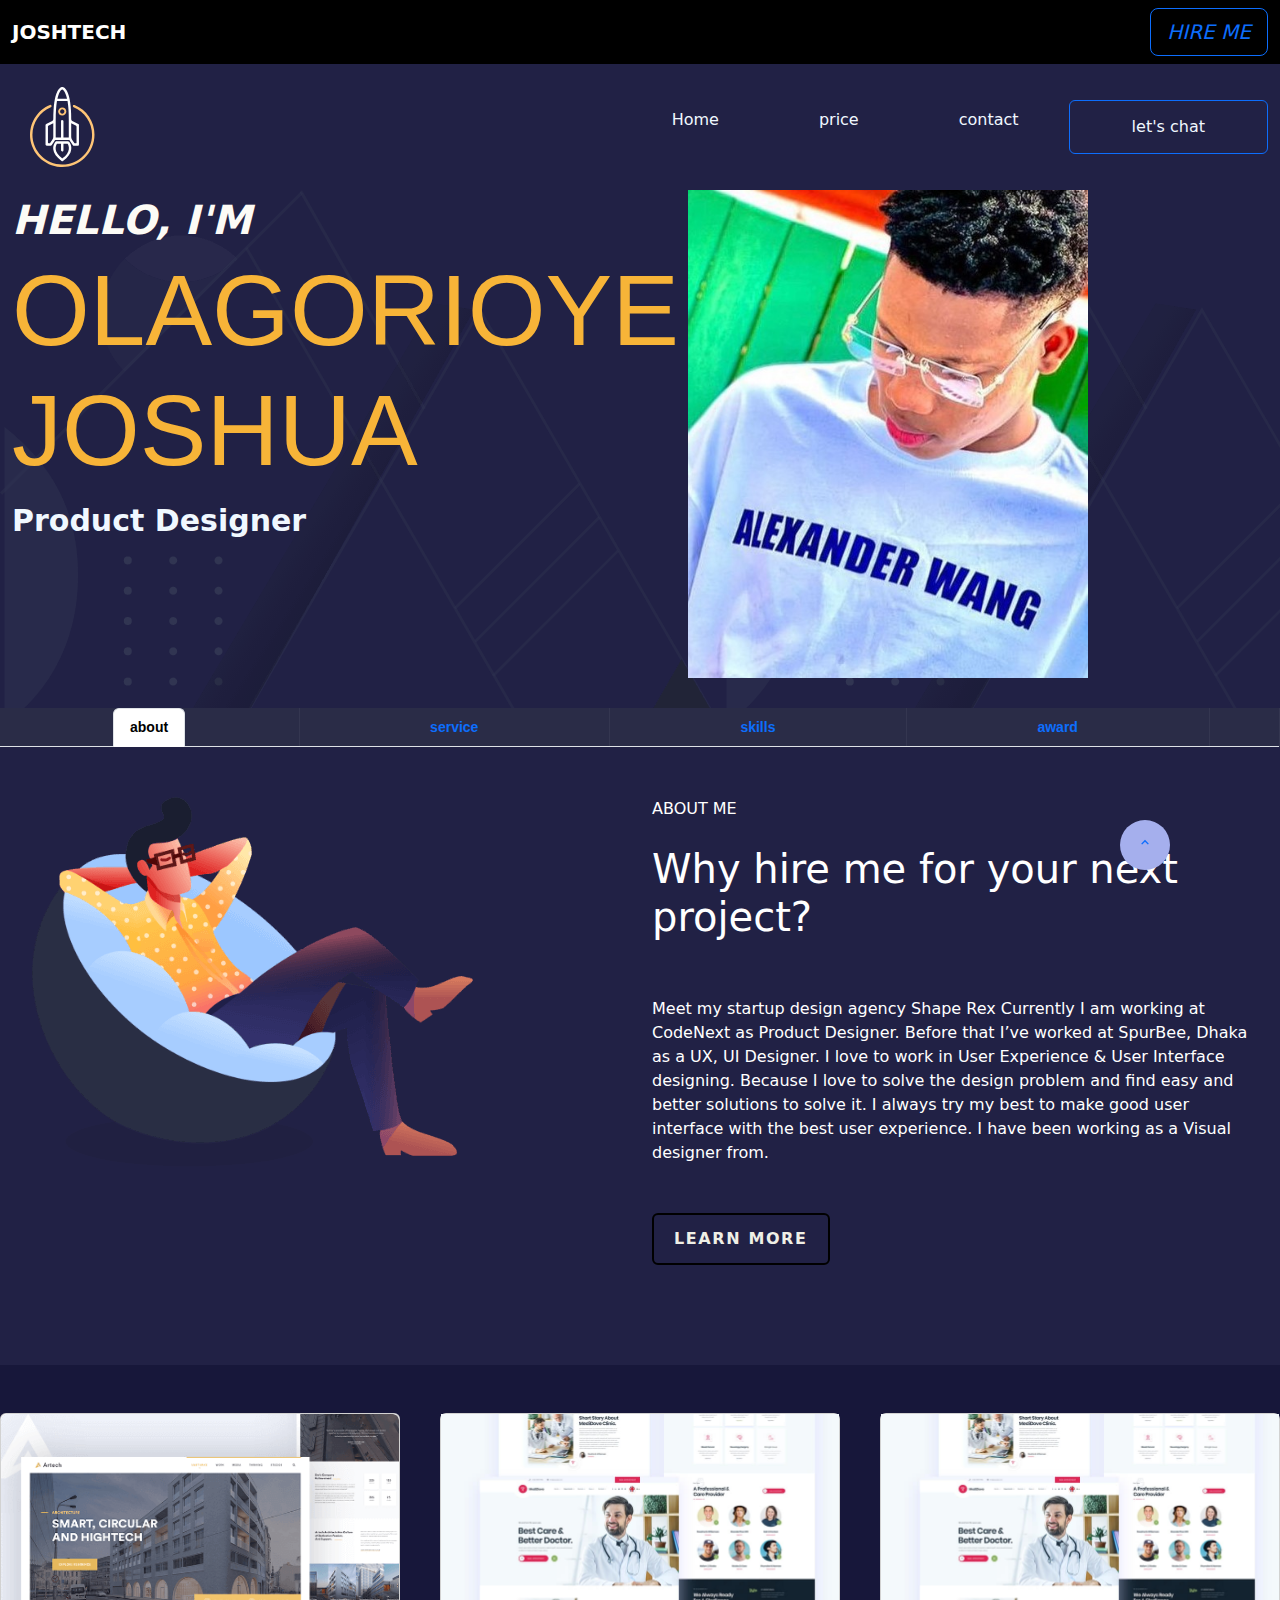
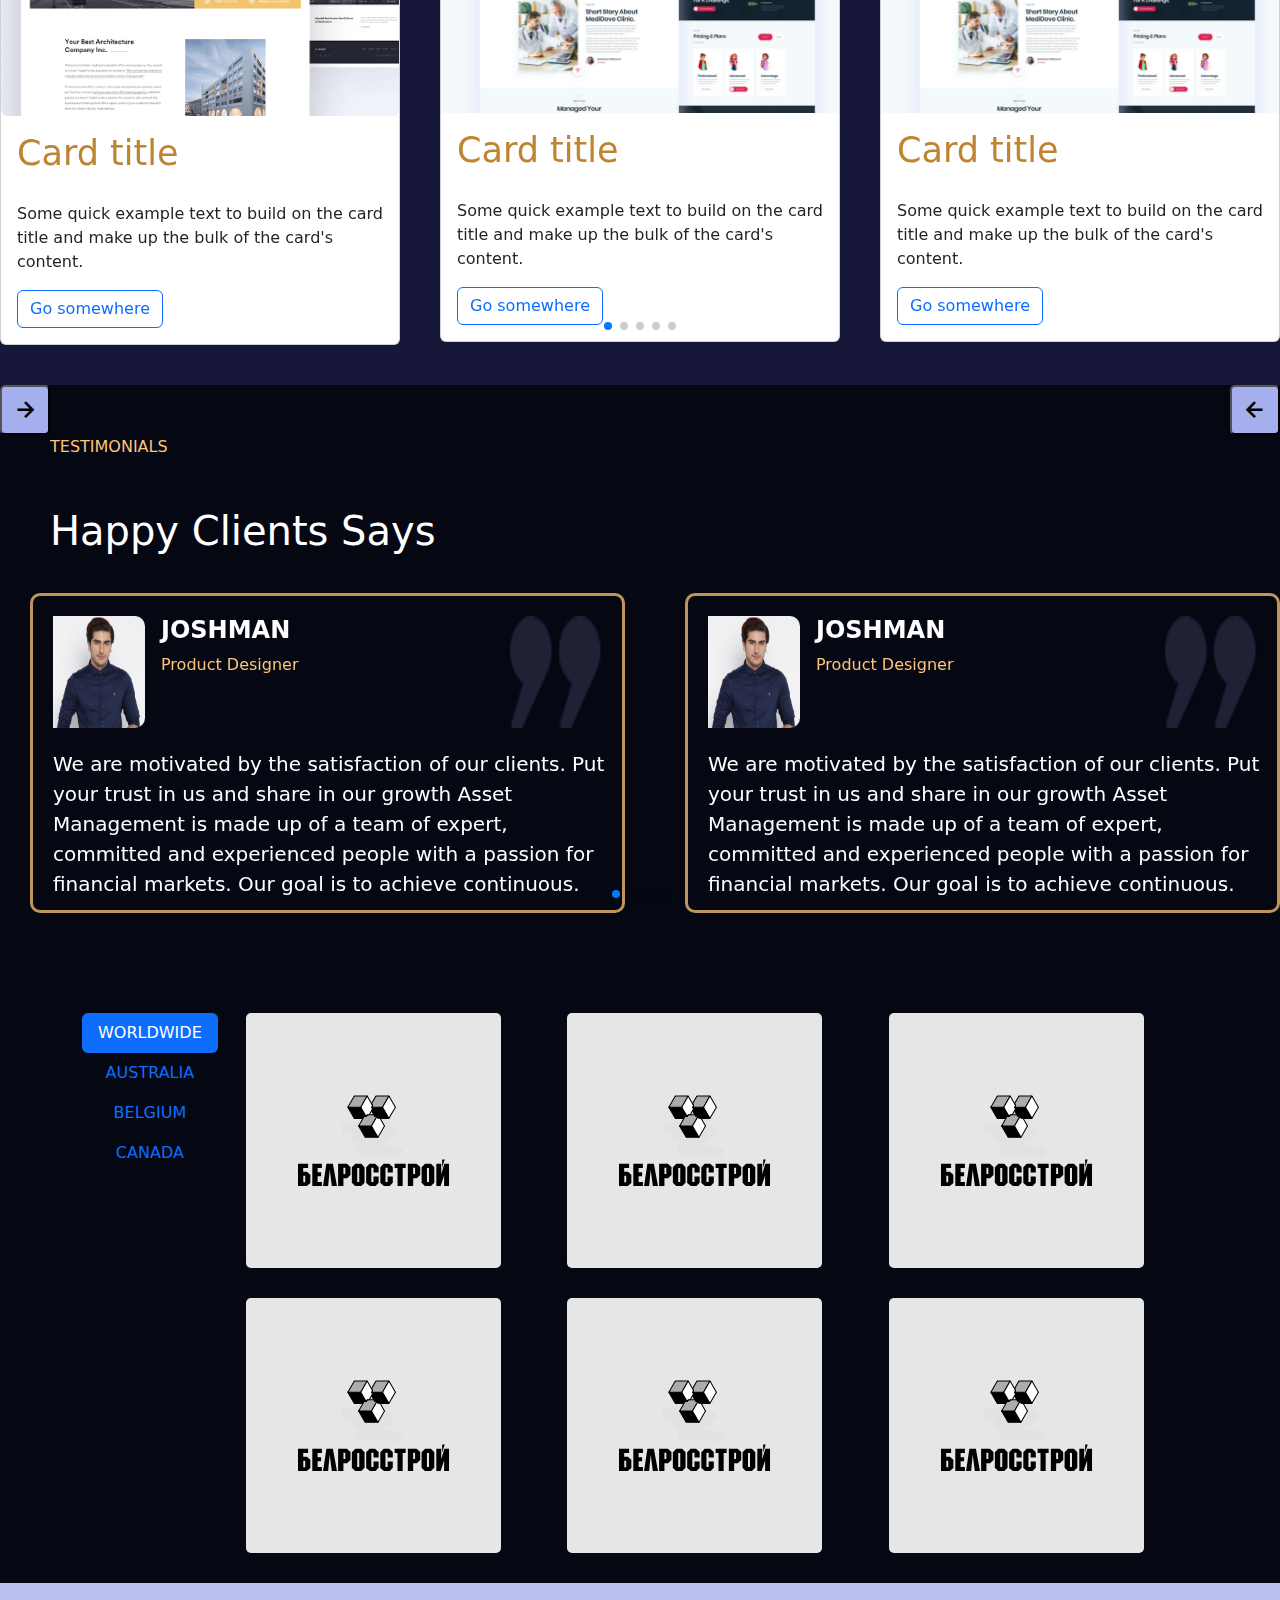
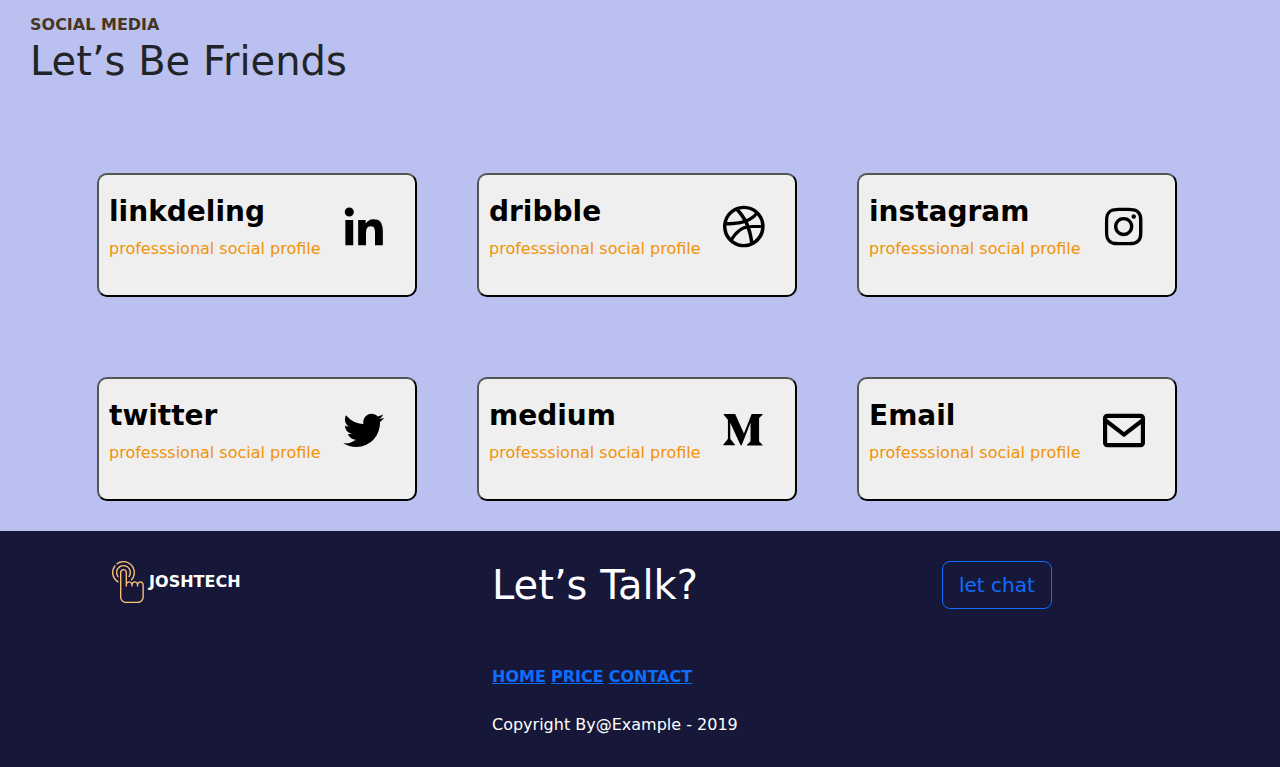
<file: index.html>
<!DOCTYPE html>
<html lang="en">

<head>
  <meta charset="UTF-8">
  <meta name="viewport" content="width=device-width, initial-scale=1.0">
  <title>my website</title>
  <link rel="stylesheet" href="css/bootstrap.min.css">
  <link rel="stylesheet" href="css/boxicons.min.css">
  <link rel="stylesheet" href="css/style.css">
  <link rel="stylesheet" href="css/mediaquery.css">
  <link rel="stylesheet" href="css/swiperstyle.css">
</head>

<body>
  <section id="back">
    <nav class="navbar navbar-expand-lg bg-black">
      <div class="container-fluid text-white">
        <a class="navbar-brand" href="">
          <b class="text-white">JOSHTECH</b></a>
        <button class="navbar-toggler" type="button" data-bs-toggle="collapse" data-bs-target="#navbarNav"
          aria-controls="navbarNav" aria-expanded="false" aria-label="Toggle navigation">
          <span class="navbar-toggler-icon"></span>
        </button>
        <div>
          <div class="collapse navbar-collapse" id="navbarNav">
            <ul class="navbar-nav">   
          </div>
          <button class="btn btn-lg btn-outline-primary"><i>HIRE ME</i></button>
  </section>
  <!-- second nav -->
  <section class="bark">
    <nav class="navbar navbar-expand-lg">
      <div class="container-fluid">
        <a class="navbar-brand" href="#"><img src="img/rs2.png" class="image-fluid" alt=""></a>
        <button class="navbar-toggler" type="button" data-bs-toggle="collapse" data-bs-target="#navbarNav"
          aria-controls="navbarNav" aria-expanded="false" aria-label="Toggle navigation">
          <span class="navbar-toggler-icon"></span>
        </button>
        <div class="navcolor">
          <div class="collapse navbar-collapse" id="josh">
            <ul class="navbar-nav">
              <li class="nav-item">
                <a class="nav-link active" aria-current="page" href="index.html">Home</a>
              </li>
              <li class="nav-item">
                <a class="nav-link active" href="price.html">price</a>
              </li>
              <li class="nav-item">
                <a class="nav-link active" href="contact.html">contact</a>
              </li>
              <li class="nav-item">
                <button class="btn btn-outline-primary "><a class="nav-link active" href="let'schat.html">let's
                    chat</a></button>
              </li>
            </ul>
          </div>
        </div>
      </div>
    </nav>
  </section>
  <!--------------- firt heading----------- -->
  <section class="animate">
    <div class="container-fluid">
      <div class="row">
        <div class="col-md-6 pb-5 fw-bold">
          <div>

            <div class="hello"><i>HELLO, I'M</i></div>
            <h1 class="name" style="color: rgb(247, 180, 56);">OLAGORIOYE JOSHUA</h1>
            <div class="font">Product Designer</div>
          </div>
        </div>
        <div class="col-md-6 ps-5">
          <div class="jaypic">
            <img src="img/joshman.jpg" class="img-fluid" height="400px" width="400px" alt="joshman">
          </div>
        </div>
           
      </div>

    </div>
  </section>
  <!-- third navbar -->
  <section class="thirdnav">
    <ul class="nav nav-tabs" id="myTab" role="tablist">
      <div class="first">
        <li class="nav-item" role="presentation">
          <button class="nav-link active" id="home-tab" data-bs-toggle="tab" data-bs-target="#home-tab-pane"
            type="button" role="tab" aria-controls="home-tab-pane" aria-selected="true">about</button>
        </li>
      </div>
      <div class="first">
        <li class="nav-item" role="presentation">
          <button class="nav-link" id="profile-tab" data-bs-toggle="tab" data-bs-target="#profile-tab-pane"
            type="button" role="tab" aria-controls="profile-tab-pane" aria-selected="false">service</button>
        </li>
      </div>
      <div class="first">
        <li class="nav-item" role="presentation">
          <button class="nav-link" id="contact-tab" data-bs-toggle="tab" data-bs-target="#contact-tab-pane"
            type="button" role="tab" aria-controls="contact-tab-pane" aria-selected="false">skills</button>
        </li>
      </div>
      <div class="first">
        <li class="nav-item" role="presentation">
          <button class="nav-link" id="award-tab" data-bs-toggle="tab" data-bs-target="#award-tab-pane" type="button"
            role="tab" aria-controls="award-tab-pane" aria-selected="false">award</button>
        </li>
      </div>

    </ul>
  </section>
  <div class="tab-content" id="myTabContent">
    <div class="tab-pane fade show active" id="home-tab-pane" role="tabpanel" aria-labelledby="home-tab" tabindex="0">

      <section class="about">
        <div class="container-fluid">
          <div class="row">
            <div class=col-md-6>
              <div>
                <img src="img/about-pic.png" class="img-fluid" alt="">
              </div>
            </div>
            <div class="col-md-6">
              <div>ABOUT ME</div><br>
              <div>
                <h1>Why hire me for your next project?</h1> <br><br>
                <div>
                  Meet my startup design agency Shape Rex Currently I am working at CodeNext as Product Designer. Before
                  that I’ve worked at SpurBee, Dhaka as a UX, UI Designer.

                  I love to work in User Experience & User Interface designing.
                  Because I love to solve the design problem and find easy and
                  better solutions to solve it. I always try my best to make good
                  user interface with the best user experience.
                  I have been working as a Visual designer from.
                </div>
              </div><br><br>
              <button class="btn btn-hero">LEARN MORE</button>

            </div>

          </div>
        </div>
      </section>
    </div>


    <div class="tab-pane fade" id="profile-tab-pane" role="tabpanel" aria-labelledby="profile-tab" tabindex="0">
      <div class="container myservice">
        <div class="row">
          <div class="col-md-4">
            <div class="service">
              <img src="img/service-1 (1).png" class="image-fluid" alt=""><br><br>
              <h1>Business Strategy</h1><br>
              <span>
                Strategy develop customer in organisational knowledge and
                market perspectives that inform and provoke.
              </span>
            </div>
          </div>
          <div class="col-md-4">
            <div class="service">
              <img src="img/service-2.png" class="image-fluid" alt=""><br><br>
              <h1>Brand Strategy</h1><br>
              <span>
                Strategy develop customer in organisational knowledge and
                market perspectives that inform and provoke.
              </span>
            </div>
          </div>
          <div class="col-md-4">
            <div class="service">
              <img src="img/service-3.png" class="image-fluid" alt=""><br><br>
              <h1>Visual Design</h1><br>
              <span>
                Strategy develop customer in organisational knowledge and
                market perspectives that inform and provoke.
              </span>
            </div>
          </div>
          <div class="col-md-4">
            <div class="serv">
              <img src="img/service-4.png" class="image-fluid" alt=""><br><br>
              <h1>Product Design</h1><br>
              <span>
                Strategy develop customer in organisational knowledge and
                market perspectives that inform and provoke.
              </span>
            </div>
          </div>
          <div class="col-md-4">
            <div class="serv">
              <img src="img/service-5.png" class="image-fluid" alt=""><br><br>
              <h1>Interactive Design</h1><br>
              <span>
                Strategy develop customer in organisational knowledge and
                market perspectives that inform and provoke.
              </span>
            </div>
          </div>
          <div class="col-md-4">
            <div class="serv">
              <img src="img/service-6.png" class="image-fluid" alt=""><br><br>
              <h1>Motion Graphic</h1><br>
              <span>
                Strategy develop customer in organisational knowledge and
                market perspectives that inform and provoke.
              </span>
            </div>
          </div>


        </div>

      </div>
    </div>


    <div class="tab-pane fade" id="contact-tab-pane" role="tabpanel" aria-labelledby="contact-tab" tabindex="0">
      <div class="container myinterview">
        <div class="row">
          <div class="col-md-6">
            <div class="interview">

              <h1><img src="img/interview-1.edit.jpg" class="image-fluid" width="200px" height="200px" alt="">
                Business Strategy</h1>

              <span>
                There are many variations of passages lorem Ipsum available,
                but the majority have suffered alteration
              </span>
              <br>
              <a class="icon-link icon-link-hover" style="--bs-link-hover-color-rgb: 25, 135, 84;" href="#">
                Icon link
                <svg class="bi" aria-hidden="true">
                  <use xlink:href="#arrow-right"></use>
                </svg>
              </a>
            </div>
          </div>
          <div class="col-md-6">
            <div class="interview">

              <h1><img src="img/interview-2.jpg" class="image-fluid" width="200px" height="200px" alt="">
                Business Strategy</h1>

              <span>
                There are many variations of passages lorem Ipsum available,
                but the majority have suffered alteration
              </span>
              <br>
              <a class="icon-link icon-link-hover" style="--bs-link-hover-color-rgb: 25, 135, 84;" href="#">
                Icon link
                <svg class="bi" aria-hidden="true">
                  <use xlink:href="#arrow-right"></use>
                </svg>
              </a>
            </div>
          </div>
          <div class="col-md-6">
            <div class="interview">

              <h1><img src="img/interview-3.jpg" class="image-fluid" width="200px" height="200px" alt="">
                Business Strategy</h1>

              <span>
                There are many variations of passages lorem Ipsum available,
                but the majority have suffered alteration
              </span>
              <br>
              <a class="icon-link icon-link-hover" style="--bs-link-hover-color-rgb: 25, 135, 84;" href="#">
                Icon link
                <svg class="bi" aria-hidden="true">
                  <use xlink:href="#arrow-right"></use>
                </svg>
              </a>
            </div>
          </div>
          <div class="col-md-6">
            <div class="interview">

              <h1><img src="img/interview-4.jpg" class="image-fluid" width="200px" height="200px" alt="">
                Business Strategy</h1>

              <span>
                There are many variations of passages lorem Ipsum available,
                but the majority have suffered alteration
              </span>
              <br>
              <a class="icon-link icon-link-hover" style="--bs-link-hover-color-rgb: 25, 135, 84;" href="#">
                Icon link
                <svg class="bi" aria-hidden="true">
                  <use xlink:href="#arrow-right"></use>
                </svg>
              </a>
            </div>
          </div>

        </div>

      </div>
    </div>


    <div class="tab-pane fade" id="award-tab-pane" role="tabpanel" aria-labelledby="award-tab" tabindex="0">
      <div class="container">
        <div class="row">
          <div class="col-md-3">
            <div class="hover-effect">
              <div class="award">
                <img src="img/post-7.jpg" class="image-fluid" width="200px" height="200px" alt="">
              </div>
              <div class="overlay-with-text">
                <h3 class="caption">can you help translate this site into a foreign?</h3>
              </div>
            </div>
          </div>
          <div class="col-md-3">
            <div class="hover-effect">
              <div class="award">
                <img src="img/post-7.jpg" class="image-fluid" width="200px" height="200px" alt="">
              </div>
              <div class="overlay-with-text">
                <h3 class="caption">can you help translate this site into a foreign?</h3>
              </div>
            </div>
          </div>
          <div class="col-md-3">
            <div class="hover-effect">
              <div class="award">
                <img src="img/post-7.jpg" class="image-fluid" width="200px" height="200px" alt="">
              </div>
              <div class="overlay-with-text">
                <h3 class="caption">can you help translate this site into a foreign?</h3>
              </div>
            </div>
          </div>
          <div class="col-md-3">
            <div class="hover-effect">
              <div class="award">
                <img src="img/post-7.jpg" class="image-fluid" width="200px" height="200px" alt="">
              </div>
              <div class="overlay-with-text">
                <h3 class="caption">can you help translate this site into a foreign?</h3>
              </div>
            </div>
          </div>
          <div class="col-md-3">
            <div class="hover-effect">
              <div class="award">
                <img src="img/post-7.jpg" class="image-fluid" width="200px" height="200px" alt="">
              </div>
              <div class="overlay-with-text">
                <h3 class="caption">can you help translate this site into a foreign?</h3>
              </div>
            </div>
          </div>
          <div class="col-md-3">
            <div class="hover-effect">
              <div class="award">
                <img src="img/post-7.jpg" class="image-fluid" width="200px" height="200px" alt="">
              </div>
              <div class="overlay-with-text">
                <h3 class="caption">can you help translate this site into a foreign?</h3>
              </div>
            </div>
          </div>
          <div class="col-md-3">
            <div class="hover-effect">
              <div class="award">
                <img src="img/post-7.jpg" class="image-fluid" width="200px" height="200px" alt="">
              </div>
              <div class="overlay-with-text">
                <h3 class="caption">can you help translate this site into a foreign?</h3>
              </div>
            </div>
          </div>
          <div class="col-md-3">
            <div class="hover-effect">
              <div class="award">
                <img src="img/post-7.jpg" class="image-fluid" width="200px" height="200px" alt="">
              </div>
              <div class="overlay-with-text">
                <h3 class="caption">can you help translate this site into a foreign?</h3>
              </div>
            </div>
          </div>


        </div>

      </div>
    </div>
    <section class="mt-5">
    </section>
  <!-- card section --------->
    <section class="cardstyle">
      <swiper-container class="mySwiper" pagination="true" pagination-clickable="true" space-between="40" slides-per-view="3">
        <swiper-slide>
          <div class="card">
            <img src="img/architecture1.png"  class="image-fluid" class="card-img-top" alt="...">
            <div class="card-body">
              <h5 class="card-title">Card title</h5>
              <p class="card-text">Some quick example text to build on the card title and make up the bulk of the card's
                content.</p>
              <a href="#" class="btn btn-outline-primary">Go somewhere</a>
            </div>
          </div>
        </swiper-slide>
        <swiper-slide>
          <div class="card" >
            <img src="img/work-1.jpg" class="image-fluid" class="card-img-top" alt="...">
            <div class="card-body">
              <h5 class="card-title">Card title</h5>
              <p class="card-text">Some quick example text to build on the card title and make up the bulk of the card's
                content.</p>
              <a href="#" class="btn btn-outline-primary">Go somewhere</a>
            </div>
          </div>
        </swiper-slide>
        <swiper-slide>
          <div class="card">
            <img src="img/work-1.jpg" class="image-fluid" class="card-img-top" alt="...">
            <div class="card-body">
              <h5 class="card-title">Card title</h5>
              <p class="card-text">Some quick example text to build on the card title and make up the bulk of the card's
                content.</p>
              <a href="#" class="btn btn-outline-primary">Go somewhere</a>
            </div>
          </div>
        </swiper-slide>
        <swiper-slide>
          <div class="card">
            <img src="img/architecture1.png" class="image-fluid" class="card-img-top" alt="...">
            <div class="card-body ">
              <h5 class="card-title">Card title</h5>
              <p class="card-text">Some quick example text to build on the card title and make up the bulk of the card's
                content.</p>
              <a href="#" class="btn btn-outline-primary">Go somewhere</a>
            </div>
          </div>
        </swiper-slide>
        <swiper-slide>
          <div class="card">
            <img src="img/dashboard_admin.png" class="image-fluid" class="card-img-top" alt="...">
            <div class="card-body">
              <h5 class="card-title">Card title</h5>
              <p class="card-text">Some quick example text to build on the card title and make up the bulk of the card's
                content.</p>
              <a href="#" class="btn btn-outline-primary">Go somewhere</a>
            </div>
          </div>
        </swiper-slide>
        <swiper-slide>
          <div class="card">
            <img src="img/architecture1.png" class="image-fluid" class="card-img-top" alt="...">
            <div class="card-body">
              <h5 class="card-title">Card title</h5>
              <p class="card-text">Some quick example text to build on the card title and make up the bulk of the card's
                content.</p>
              <a href="#" class="btn btn-outline-primary">Go somewhere</a>
            </div>
          </div>
        </swiper-slide>
       

        <swiper-slide>
          <div class="card">
            <img src="img/work-1.jpg" class="image-fluid" class="card-img-top" alt="...">
            <div class="card-body">
              <h5 class="card-title">Card title</h5>
              <p class="card-text">Some quick example text to build on the card title and make up the bulk of the card's
                content.</p>
              <a href="#" class="btn btn-outline-primary">Go somewhere</a>
            </div>
          </div>
        </swiper-slide>
      </swiper-container>
    </section>


    <section class="test-style">
      <button id="left"><i class='bx bx-left-arrow-alt' ></i></button>
      <button id="right"><i class='bx bx-right-arrow-alt'></i></button>
      <div class="happy">
        <span style="color: #ffc576;">TESTIMONIALS</span><br><br><br>
      <h1 class="text-white">Happy Clients Says</h1>
      </div>
      <swiper-container class="mySwiper" pagination="true" pagination-clickable="true" space-between="30"
        slides-per-view="2">
        <swiper-slide>
          <div class="testimonial">

            <h4>
              <img src="img/team-4-300x300.png edit.png" class="image-fluid"  height="10px" width="10px">
              <b class="ps-3">JOSHMAN</b>
              <div class="quote">
                <img src="img/quote.png" alt="">
              </div>
            </h4>
            <span class="ps-3" style="color: #ffc576;;">Product Designer </span><br><br><br><br>
            
            <p>We are motivated by the satisfaction of our clients.
              Put your trust in us and share in our growth Asset Management is made
              up of a team of expert, committed and experienced people
              with a passion for financial markets. Our goal is to achieve continuous.
            <p>

          </div>

        </swiper-slide>

        <swiper-slide>
          <div class="testimonial">

            <h4><img src="img/team-4-300x300.png edit.png" class="image-fluid"  height="10px" width="10px">
              <b class="ps-3">JOSHMAN</b>
              <div class="quote">
                <img src="img/quote.png" class="image-fluid" alt="">
              </div></h4>
            <span class="ps-3" style="color: #ffc576;;">Product Designer </span><br><br><br><br>
            <p>We are motivated by the satisfaction of our clients.
              Put your trust in us and share in our growth Asset Management is made
              up of a team of expert, committed and experienced people
              with a passion for financial markets. Our goal is to achieve continuous.
            <p>

          </div>
        </swiper-slide>
        <swiper-slide>
          <div class="testimonial">

            <h4><img src="img/team-4-300x300.png edit.png" class="image-fluid"  height="10px" width="10px">
              <b class="ps-3">JOSHMAN</b>
              <div class="quote">
                <img src="img/quote.png" class="image-fluid">
              </div></h4>
            <span class="ps-3" style="color: #ffc576;;">Product Designer </span><br><br><br><br>
            <p>We are motivated by the satisfaction of our clients.
              Put your trust in us and share in our growth Asset Management is made
              up of a team of expert, committed and experienced people
              with a passion for financial markets. Our goal is to achieve continuous.
            <p>

          </div>
        </swiper-slide>
        <swiper-slide>
          <div class="testimonial">

            <h4><img src="img/team-4-300x300.png edit.png" class="image-fluid"  height="10px" width="10px">
              <b class="ps-3">JOSHMAN</b>
              <div class="quote">
                <img src="img/quote.png" class="image-fluid" alt="">
              </div></h4>
            <span class="ps-3" style="color: #ffc576;;">Product Designer </span><br><br><br><br>
            <p>We are motivated by the satisfaction of our clients.
              Put your trust in us and share in our growth Asset Management is made
              up of a team of expert, committed and experienced people
              with a passion for financial markets. Our goal is to achieve continuous.
            <p>

          </div>
        </swiper-slide>
        <swiper-slide>
          <div class="testimonial">

            <h4><img src="img/team-4-300x300.png edit.png" class="image-fluid"  height="10px" width="10px">
              <b class="ps-3">JOSHMAN</b>
              <div class="quote">
                <img src="img/quote.png" class="image-fluid" alt="">
              </div></h4>
            <span class="ps-3" style="color: #ffc576;;">Product Designer </span><br><br><br><br>
            <p>We are motivated by the satisfaction of our clients.
              Put your trust in us and share in our growth Asset Management is made
              up of a team of expert, committed and experienced people
              with a passion for financial markets. Our goal is to achieve continuous.
            <p>

          </div>
        </swiper-slide>

      </swiper-container>
    </section>
    <section class="country text-white">
      <div class="container">
        <div class="d-flex align-items-start">
          <div class="nav flex-column nav-pills me-3" id="v-pills-tab" role="tablist" aria-orientation="vertical">
            <button class="nav-link active" id="v-pills-home-tab" data-bs-toggle="pill" data-bs-target="#v-pills-home"
              type="button" role="tab" aria-controls="v-pills-home" aria-selected="true">WORLDWIDE</button>
            <button class="nav-link" id="v-pills-profile-tab" data-bs-toggle="pill" data-bs-target="#v-pills-profile"
              type="button" role="tab" aria-controls="v-pills-profile" aria-selected="false">AUSTRALIA</button>
            <button class="nav-link" id="v-pills-messages-tab" data-bs-toggle="pill" data-bs-target="#v-pills-messages"
              type="button" role="tab" aria-controls="v-pills-messages" aria-selected="false">BELGIUM</button>
            <button class="nav-link" id="v-pills-settings-tab" data-bs-toggle="pill" data-bs-target="#v-pills-settings"
              type="button" role="tab" aria-controls="v-pills-settings" aria-selected="false">CANADA</button>
          </div>
          <div class="tab-content" id="v-pills-tabContent">
            <div class="tab-pane fade show active" id="v-pills-home" role="tabpanel" aria-labelledby="v-pills-home-tab"
              tabindex="0 text-white">
              <div class="container">
                <div class="row">
                  <div class="col-md-4">
                    <div class="side"><img src="img/client4.png" class="image-fluid"  alt=""></div>
                  </div>
                  <div class="col-md-4">
                    <div class="side"><img src="img/client4.png" class="image-fluid"  alt=""></div>
                  </div>
                  <div class="col-md-4">
                    <div class="side"><img src="img/client4.png" class="image-fluid"  alt=""></div>
                  </div>
                  <div class="col-md-4">
                    <div class="side"><img src="img/client4.png" class="image-fluid"  alt=""></div>
                  </div>
                  <div class="col-md-4">
                    <div class="side"><img src="img/client4.png" class="image-fluid"  alt=""></div>
                  </div>
                  <div class="col-md-4">
                    <div class="side"><img src="img/client4.png" class="image-fluid"  alt=""></div>
                  </div>
                  

                </div>
              </div>





            </div>
            <div class="tab-pane fade" id="v-pills-profile" role="tabpanel" aria-labelledby="v-pills-profile-tab"
              tabindex="0">
              <div class="container">
                <div class="row">
                  <div class="col-md-4">
                    <div class="side"><img src="img/client5.png" class="image-fluid"  alt=""></div>
                  </div>
                  <div class="col-md-4">
                    <div class="side"><img src="img/client5.png" class="image-fluid"  alt=""></div>
                  </div>
                  <div class="col-md-4">
                    <div class="side"><img src="img/client5.png" class="image-fluid"  alt=""></div>
                  </div>
                  <div class="col-md-4">
                    <div class="side"><img src="img/client5.png" class="image-fluid"  alt=""></div>
                  </div>
                  <div class="col-md-4">
                    <div class="side"><img src="img/client5.png" class="image-fluid"  alt=""></div>
                  </div>
                  <div class="col-md-4">
                    <div class="side"><img src="img/client5.png" class="image-fluid"  alt=""></div>
                  </div>
                  

                </div>

              </div>
            </div>
            <div class="tab-pane fade" id="v-pills-messages" role="tabpanel" aria-labelledby="v-pills-messages-tab"
              tabindex="0">
              <div class="container">
                <div class="row">
                  <div class="col-md-4">
                    <div class="side"><img src="img/client3 (1).png" class="image-fluid"  alt=""></div>
                  </div>
                  <div class="col-md-4">
                    <div class="side"><img src="img/client3 (1).png" class="image-fluid"  alt=""></div>
                  </div>
                  <div class="col-md-4">
                    <div class="side"><img src="img/client3 (1).png" class="image-fluid"  alt=""></div>
                  </div>
                  <div class="col-md-4">
                    <div class="side"><img src="img/client3 (1).png" class="image-fluid"  alt=""></div>
                  </div>
                  <div class="col-md-4">
                    <div class="side"><img src="img/client3 (1).png" class="image-fluid"  alt=""></div>
                  </div>
                  <div class="col-md-4">
                    <div class="side"><img src="img/client3 (1).png" class="image-fluid"  alt=""></div>
                  </div>
                  

                </div>
              </div>
            </div>
            <div class="tab-pane fade" id="v-pills-settings" role="tabpanel" aria-labelledby="v-pills-settings-tab"
              tabindex="0">
              <div class="container">
                <div class="row">
                  <div class="col-md-4">
                    <div class="side"><img src="img/client2.png" class="image-fluid"  alt=""></div>
                  </div>
                  <div class="col-md-4">
                    <div class="side"><img src="img/client2.png" class="image-fluid"  alt=""></div>
                  </div>
                  <div class="col-md-4">
                    <div class="side"><img src="img/client2.png" class="image-fluid"  alt=""></div>
                  </div>
                  <div class="col-md-4">
                    <div class="side"><img src="img/client2.png" class="image-fluid"  alt=""></div>
                  </div>
                  <div class="col-md-4">
                    <div class="side"><img src="img/client2.png" class="image-fluid"  alt=""></div>
                  </div>
                  <div class="col-md-4">
                    <div class="side"><img src="img/client2.png" class="image-fluid"  alt=""></div>
                  </div>
                  

                </div>
              </div>
            </div>
          </div>
        </div>
      </div>

    </section>



    <section class="social">
      <span style="color: #392303e6;"><b>SOCIAL MEDIA</b></span>
      <h1>Let’s Be Friends</h1>
      <div class="container">
        <div class="row">
          <div class="col-md-4">
            <div>
              <a href=""><button type="button" id="btn-style">
                <div class="icons"><i class='bx bxl-linkedin'></i></div>
                  <h3><b>linkdeling</b></h3>
                  
                  <span style="color: rgb(241, 147, 6);">professsional social profile</span>
                  
                </button></a>
            </div>
          </div>
          <div class="col-md-4">
            <div>
              <a href=""><button type="button" id="btn-style">
              <div class="icons"><i class='bx bxl-dribbble' ></i></div>
                  <h3><b>dribble</b></h3>
                  <span style="color: rgb(241, 147, 6);">professsional social profile</span>
                </button></a>
            </div>
          </div>
          <div class="col-md-4">
            <div>
              <a href=""><button type="button" id="btn-style">
             <div class="icons"><i class='bx bxl-instagram'></i></div>
                  <h3><b>instagram</b></h3>
                  <span style="color: rgb(241, 147, 6);">professsional social profile</span>
                </button></a>
            </div>
          </div>
          <div class="col-md-4">
            <div>
              <a href=""><button type="button" id="btn-style">
         <div class="icons"><i class='bx bxl-twitter'></i></div>
                  <h3><b>twitter</b></h3>
                  <span style="color: rgb(241, 147, 6);">professsional social profile</span>
                </button></a>
            </div>
          </div>
          <div class="col-md-4">
            <div>
              <a href=""><button type="button" id="btn-style">
              <div class="icons"><i class='bx bxl-medium'></i></div>
                  <h3><b>medium</b></h3>
                  <span style="color: rgb(241, 147, 6);">professsional social profile</span>
                </button></a>
            </div>
          </div>
          <div class="col-md-4">
            <div>
              <a href=""><button type="button" id="btn-style">
      <div class="icons"><i class='bx bx-envelope'></i></div>
                  <h3><b>Email</b></h3>
                  <span style="color: rgb(241, 147, 6);">professsional social profile</span>
                </button></a>
            </div>
          </div>

        </div>
      </div>
    </section>
    <!-- ------------------footer section.................... -->
<section>
  <div class="container">
    <div class="row">
      <div class="col-md-4">
    <div class="footer">
      <img src="img/service-5.png" alt="">
    <b class="text-white">JOSHTECH</b>
    </div>
      </div>
      <div class="col-md-4">
        <div class="footer">
      <h1>Let’s Talk?</h1> <br><br>
      <a href="index.html"><b>HOME</b></a>
      <a href="price.html"><b>PRICE</b></a>
      <a href="contact.html"><b>CONTACT</b></a>
      <br><br>
      <span>Copyright By@Example - 2019</span>
        </div>
      </div>
      <div class="col-md-4">
     <div class="footer-button">
      <button class="btn btn-lg btn-outline-primary"><a class="nav-link active" href="let'schat.html">let
        chat</a></button>
     </div>
      </div>
      <div id="scroll-up">
        <a href="#"><i class='bx bx-chevron-up'></i></a>
      </div>
    </div>
  
  </div>
</section>

    <!-- <script src="js/bootstrap.min.js"></script> -->
    <script src="js/bootstrap.bundle.min.js"></script>
    <script src="js/swiper.js"></script>
    
</body>

</html>
</file>
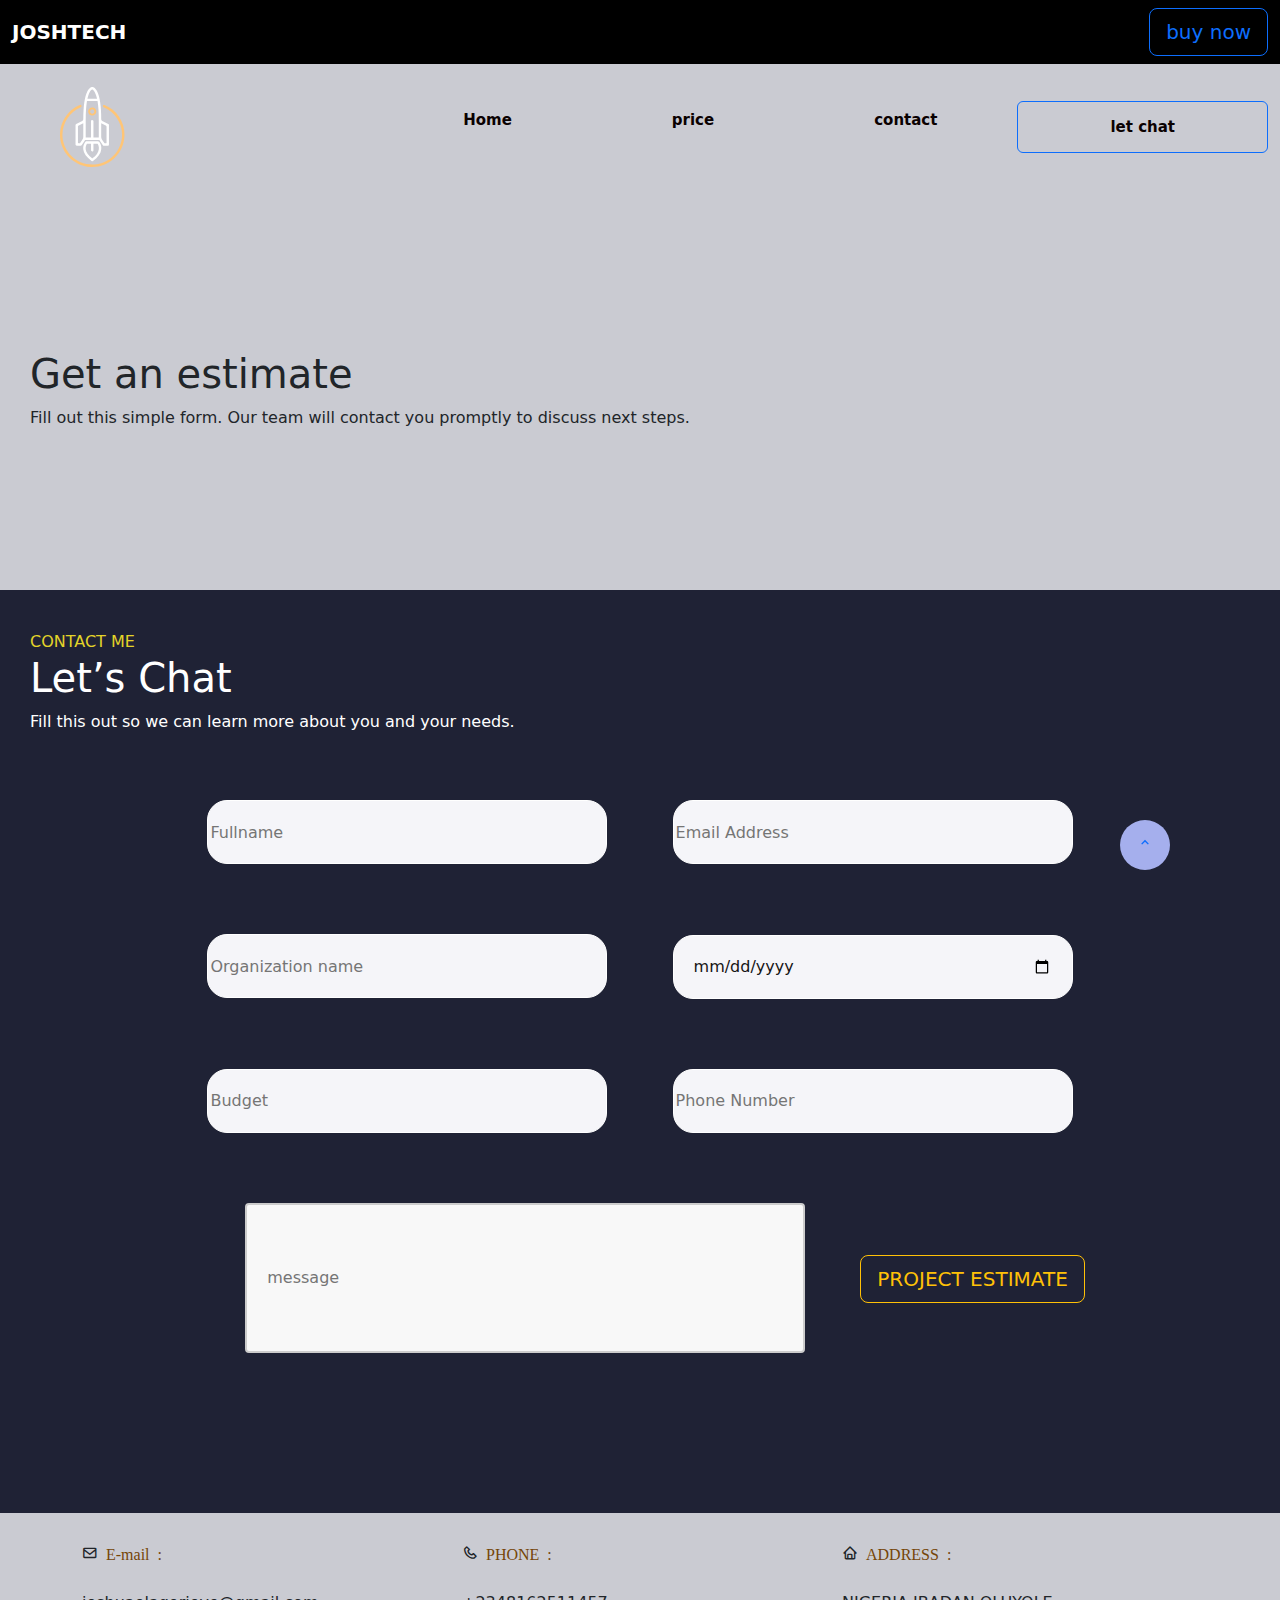
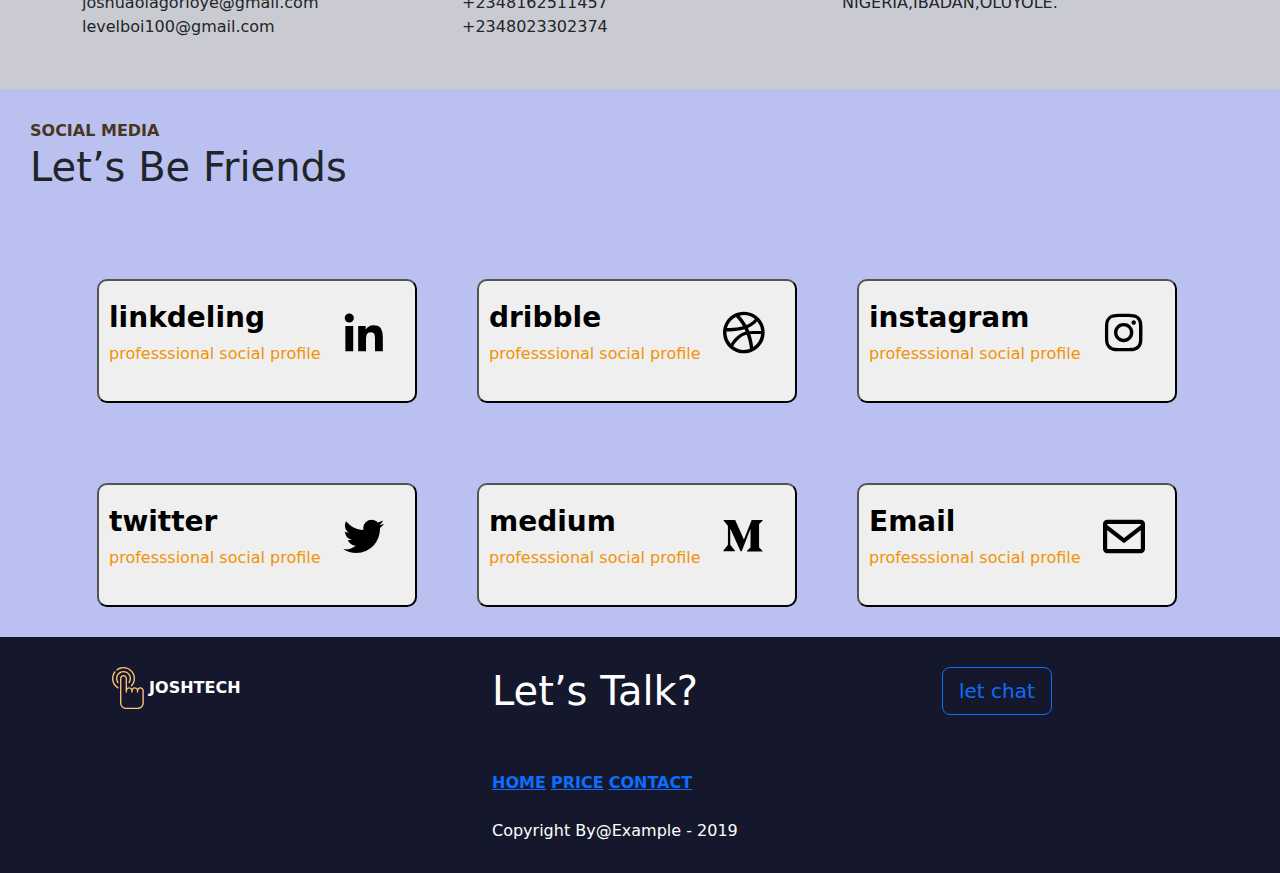
<file: contact.html>
<!DOCTYPE html>
<html lang="en">

<head>
  <meta charset="UTF-8">
  <meta name="viewport" content="width=device-width, initial-scale=1.0">
  <title>Document</title>
  <link rel="stylesheet" href="css/bootstrap.min.css">
  <link rel="stylesheet" href="css/boxicons.min.css">
  <link rel="stylesheet" href="css/style.css">
  <link rel="stylesheet" href="css/mediaquery.css">
</head>

<body>
  <section id="back">
    <nav class="navbar navbar-expand-lg bg-black">
      <div class="container-fluid text-white">
        <a class="navbar-brand" href=""><b
            class="text-white">JOSHTECH</b></a>
        <button class="navbar-toggler" type="button" data-bs-toggle="collapse" data-bs-target="#navbarNav"
          aria-controls="navbarNav" aria-expanded="false" aria-label="Toggle navigation">
          <span class="navbar-toggler-icon"></span>
        </button>
        <div>
          <div class="collapse navbar-collapse" id="navbarNav">
            <ul class="navbar-nav">
              <button class="btn btn-lg btn-outline-primary">buy now</button>
          </div>

  </section>
  <!-- second nav -->
  <section class="cont">
    <nav class="navbar navbar-expand-lg">
      <div class="container-fluid">
        <a class="navbar-brand" href="#"><img src="img/rs2.png" alt=""></a>
        <button class="navbar-toggler" type="button" data-bs-toggle="collapse" data-bs-target="#navbarNav"
          aria-controls="navbarNav" aria-expanded="false" aria-label="Toggle navigation">
          <span class="navbar-toggler-icon"></span>
        </button>
        <div class="navcolor">
          <div class="collapse navbar-collapse" id="contact-nav">
            <ul class="navbar-nav">
              <li class="nav-item">
                <a class="nav-link" aria-current="page" href="index.html">Home</a>
              </li>
              <li class="nav-item">
                <a class="nav-link " href="price.html">price</a>
              </li>
              <li class="nav-item">
                <a class="nav-link " href="contact.html">contact</a>
              </li>
              <li class="nav-item">
                <button class="btn btn-outline-primary"><a class="nav-link active" href="let'schat.html">let
                    chat</a></button>

              </li>
            </ul>
          </div>
        </div>
      </div>
    </nav>
  </section>
  <section class="cont">
    <div class="contac">
      <h1>Get an estimate</h1>
      <span>Fill out this simple form.
        Our team will contact you promptly to discuss next steps.</span>
    </div>
  </section>
  <section class="form-style">
    <div class="form-div">
      <span style="color: rgb(227, 212, 41);">CONTACT ME</span>
      <h1>Let’s Chat</h1>
      <p>Fill this out so we can learn more about you and your needs.</p>
    </div>
    <form>
      <div class="container">
        <div class="inner">

          <input type="text" id="fname" name="fname" placeholder="Fullname">

          <input type="email" id="lname" name="lname" placeholder="Email Address">

        </div>
        <div class="inner">

          <input type="text" id="fname" name="fname" placeholder="Organization name">

          <input type="date" id="date-style" name="lname" placeholder="Date">

        </div>
        <div class="inner">

          <input type="text" id="fname" name="fname" placeholder="Budget">

          <input type="number" id="lname" name="lname" placeholder="Phone Number">

        </div>
        <input type="text" id="message" name="lname" placeholder="message">
        <button class="btn btn-lg btn-outline-warning">PROJECT ESTIMATE</button>
      </div>
    </form>

  </section>
  <section class="details">
    <div class="container">
      <div class="row">
        <div class="col-md-4">
          <div class="contact-details">
            <i class='bx bx-envelope'> <span style="color: rgb(117, 69, 7);">E-mail :</span></i><br><br>
            <span>joshuaolagorioye@gmail.com</span>
            <span>levelboi100@gmail.com</span>
          </div>
        </div>
        <div class="col-md-4">
          <div class="contact-details">
            <i class='bx bx-phone'> <span style="color: rgb(117, 69, 7);">PHONE :</span> </i> <br><br>
            <span>+2348162511457</span> <br>
            <span>+2348023302374</span>
          </div>
        </div>
        <div class="col-md-4">
          <div class="contact-details">
            <i class='bx bx-home'> <span style="color: rgb(117, 69, 7);">ADDRESS :</span></i><br><br>
            <span>NIGERIA,IBADAN,OLUYOLE.</span>
          </div>

        </div>

      </div>

    </div>
  </section>
  <!-- footer section --------------->
  <section>
    <section class="social">
      <span style="color: #392303e6;"><b>SOCIAL MEDIA</b></span>
      <h1>Let’s Be Friends</h1>
      <div class="container">
        <div class="row">
          <div class="col-md-4">
            <div>
              <a href=""><button type="button" id="btn-style">
                <div class="icons"><i class='bx bxl-linkedin'></i></div>
                  <h3><b>linkdeling</b></h3>
                  <span style="color: rgb(241, 147, 6);">professsional social profile</span>
                </button></a>
            </div>
          </div>
          <div class="col-md-4">
            <div>
              <a href=""><button type="button" id="btn-style">
                <div class="icons"><i class='bx bxl-dribbble' ></i></div>
                  <h3><b>dribble</b></h3>
                  <span style="color: rgb(241, 147, 6);">professsional social profile</span>
                </button></a>
            </div>
          </div>
          <div class="col-md-4">
            <div>
              <a href=""><button type="button" id="btn-style">
                <div class="icons"><i class='bx bxl-instagram'></i></div>
                  <h3><b>instagram</b></h3>
                  <span style="color: rgb(241, 147, 6);">professsional social profile</span>
                </button></a>
            </div>
          </div>
          <div class="col-md-4">
            <div>
              <a href=""><button type="button" id="btn-style">
                <div class="icons"><i class='bx bxl-twitter'></i></div>
                  <h3><b>twitter</b></h3>
                  <span style="color: rgb(241, 147, 6);">professsional social profile</span>
                </button></a>
            </div>
          </div>
          <div class="col-md-4">
            <div>
              <a href=""><button type="button" id="btn-style">
                <div class="icons"><i class='bx bxl-medium'></i></div>
                  <h3><b>medium</b></h3>
                  <span style="color: rgb(241, 147, 6);">professsional social profile</span>
                </button></a>
            </div>
          </div>
          <div class="col-md-4">
            <div>
              <a href=""><button type="button" id="btn-style">
                <div class="icons"><i class='bx bx-envelope'></i></div>
                  <h3><b>Email</b></h3>
                  <span style="color: rgb(241, 147, 6);">professsional social profile</span>
                </button></a>
            </div>
          </div>

        </div>
      </div>
    </section>
    <!-- ------------------footer section.................... -->
<section class="footer-bg">
  <div class="container">
    <div class="row">
      <div class="col-md-4">
    <div class="footer">
      <img src="img/service-5.png" alt="">
    <b class="text-white">JOSHTECH</b>
    </div>
      </div>
      <div class="col-md-4">
        <div class="footer">
      <h1>Let’s Talk?</h1> <br><br>
      <a href="index.html"><b>HOME</b></a>
      <a href="price.html"><b>PRICE</b></a>
      <a href="contact.html"><b>CONTACT</b></a>
      <br><br>
      
      <span>Copyright By@Example - 2019</span>
        </div>
      </div>
      <div class="col-md-4">
     <div class="footer-button">
      <button class="btn btn-lg btn-outline-primary"><a class="nav-link active" href="let'schat.html">let
        chat</a></button>
     </div>
      </div>
      <div id="scroll-up">
        <a href="#"><i class='bx bx-chevron-up'></i></a>
      </div>
    </div>

  </div>
</section>
  </section>
  <!-- <script src="js/bootstrap.min.js"></script> -->
  <script src="js/bootstrap.bundle.min.js"></script>
</body>

</html>
</file>
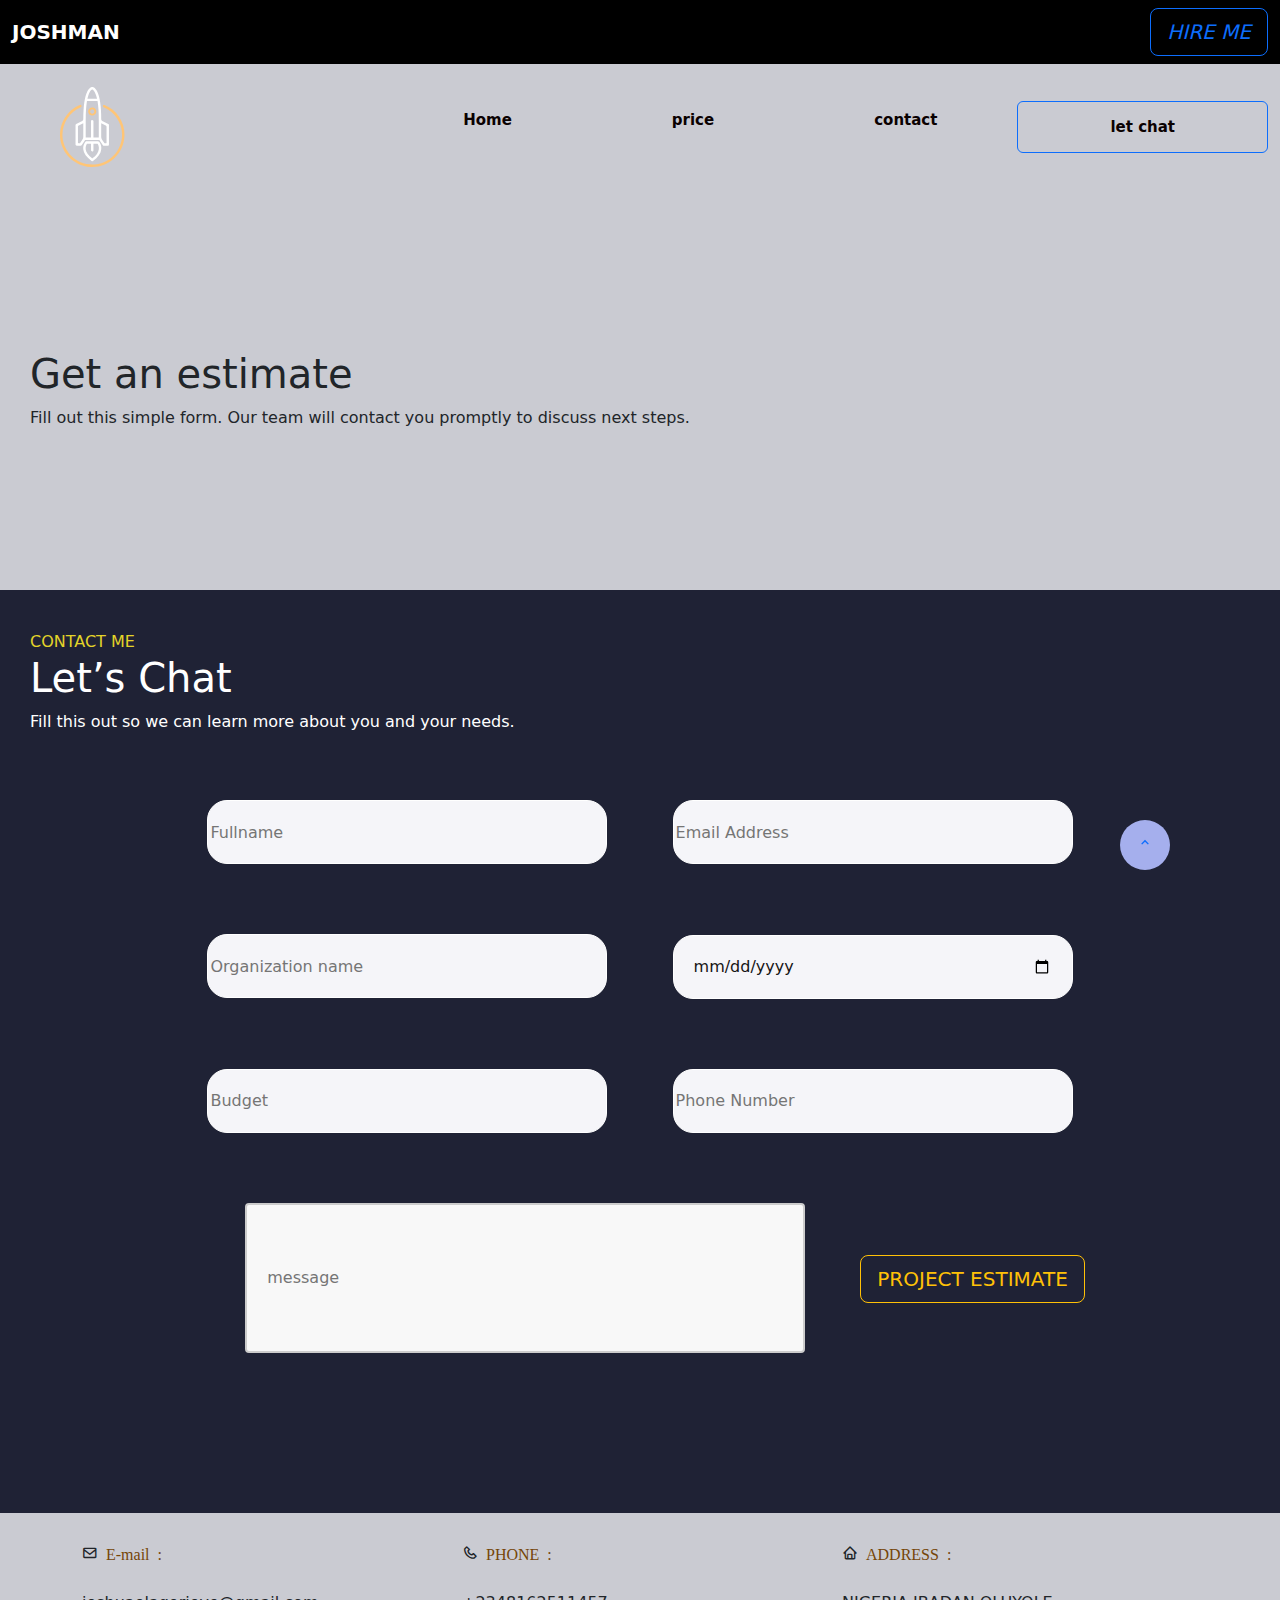
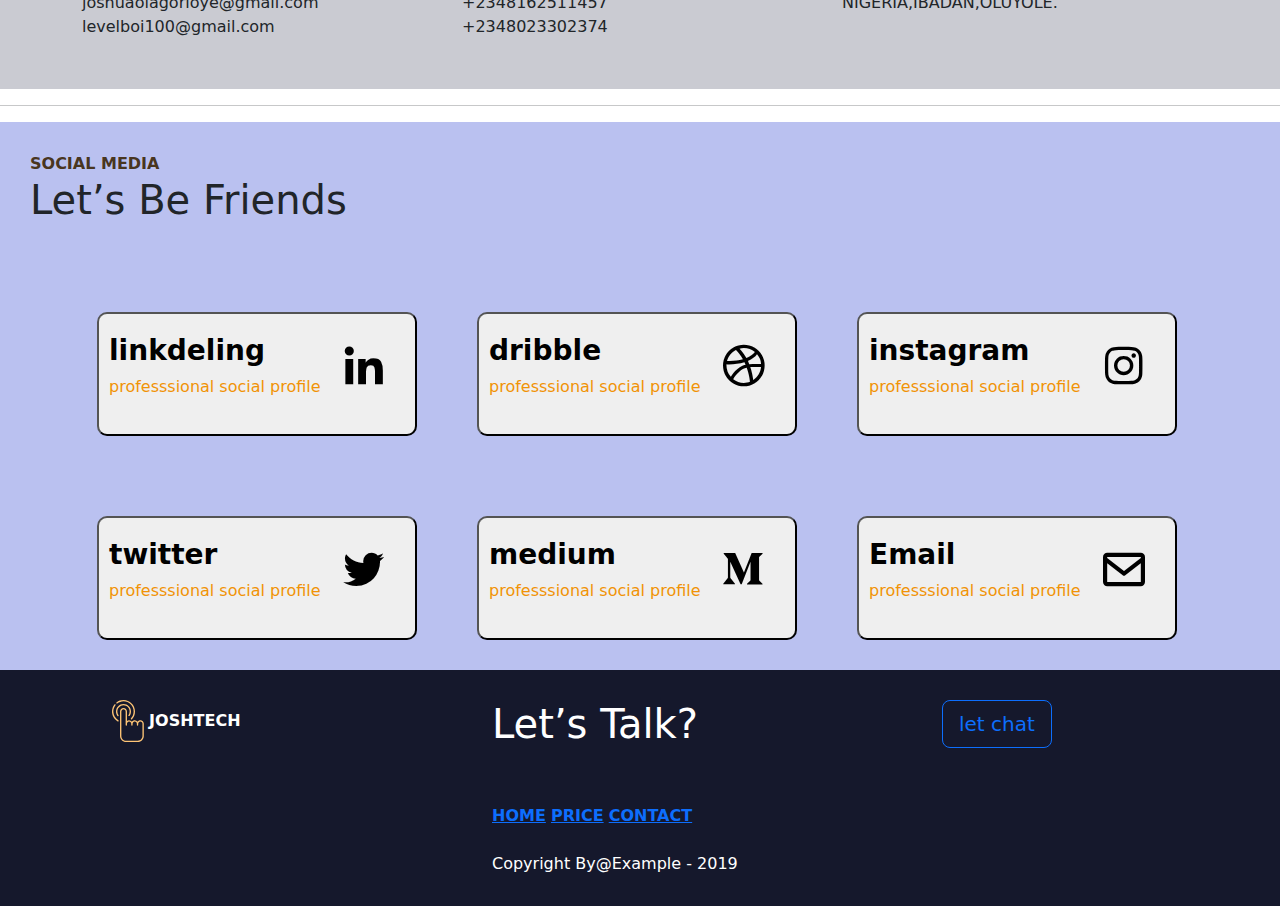
<file: let'schat.html>
<!DOCTYPE html>
<html lang="en">

<head>
  <meta charset="UTF-8">
  <meta name="viewport" content="width=device-width, initial-scale=1.0">
  <title>Document</title>
  <link rel="stylesheet" href="css/bootstrap.min.css">
  <link rel="stylesheet" href="css/boxicons.min.css">
  <link rel="stylesheet" href="css/style.css">
  <link rel="stylesheet" href="css/mediaquery.css">
</head>

<body>
  <section id="back">
    <nav class="navbar navbar-expand-lg bg-black">
      <div class="container-fluid text-white">
        <a class="navbar-brand" href=""> <b
            class="text-white">JOSHMAN</b></a>
        <button class="navbar-toggler" type="button" data-bs-toggle="collapse" data-bs-target="#navbarNav"
          aria-controls="navbarNav" aria-expanded="false" aria-label="Toggle navigation">
          <span class="navbar-toggler-icon"></span>
        </button>
        <div>
          <div class="collapse navbar-collapse" id="navbarNav">
            <ul class="navbar-nav">
              <button class="btn btn-lg btn-outline-primary"><i>HIRE ME</i></button>
          </div>

  </section>
  <!-- second nav -->
  <section class="cont">
    <nav class="navbar navbar-expand-lg">
      <div class="container-fluid">
        <a class="navbar-brand" href="#"><img src="img/rs2.png" alt=""></a>
        <button class="navbar-toggler" type="button" data-bs-toggle="collapse" data-bs-target="#navbarNav"
          aria-controls="navbarNav" aria-expanded="false" aria-label="Toggle navigation">
          <span class="navbar-toggler-icon"></span>
        </button>
        <div class="navcolor">
          <div class="collapse navbar-collapse" id="contact-nav">
            <ul class="navbar-nav">
              <li class="nav-item">
                <a class="nav-link active" aria-current="page" href="index.html">Home</a>
              </li>
              <li class="nav-item">
                <a class="nav-link active" href="price.html">price</a>
              </li>
              <li class="nav-item">
                <a class="nav-link active" href="contact.html">contact</a>
              </li>
              <li class="nav-item">
                <button class="btn btn-outline-primary"><a class="nav-link active" href="let'schat.html">let
                    chat</a></button>

              </li>
            </ul>
          </div>
        </div>
      </div>
    </nav>
  </section>
  <section class="cont">
    <div class="contac">
      <h1>Get an estimate</h1>
      <span>Fill out this simple form.
        Our team will contact you promptly to discuss next steps.</span>
    </div>
  </section>
  <section class="form-style">
    <div class="form-div">
      <span style="color: rgb(227, 212, 41);">CONTACT ME</span>
      <h1>Let’s Chat</h1>
      <p>Fill this out so we can learn more about you and your needs.</p>
    </div>
    <form>
      <div class="container">
        <div class="inner">

          <input type="text" id="fname" name="fname" placeholder="Fullname">

          <input type="text" id="lname" name="lname" placeholder="Email Address">

        </div>
        <div class="inner">

          <input type="text" id="fname" name="fname" placeholder="Organization name">

          <input type="date" id="date-style" name="lname" placeholder="Date">

        </div>
        <div class="inner">

          <input type="text" id="fname" name="fname" placeholder="Budget">

          <input type="text" id="lname" name="lname" placeholder="Phone Number">

        </div>
        <input type="text" id="message" name="lname" placeholder="message">
        <button class="btn btn-lg btn-outline-warning">PROJECT ESTIMATE</button>
      </div>
    </form>

  </section>
  <section class="details">
    <div class="container">
      <div class="row">
        <div class="col-md-4">
          <div class="contact-details">
            <i class='bx bx-envelope'> <span style="color: rgb(117, 69, 7);">E-mail :</span></i><br><br>
            <span>joshuaolagorioye@gmail.com</span>
            <span>levelboi100@gmail.com</span>
          </div>
        </div>
        <div class="col-md-4">
          <div class="contact-details">
            <i class='bx bx-phone'> <span style="color: rgb(117, 69, 7);">PHONE :</span> </i> <br><br>
            <span>+2348162511457</span> <br>
            <span>+2348023302374</span>
          </div>
        </div>
        <div class="col-md-4">
          <div class="contact-details">
            <i class='bx bx-home'> <span style="color: rgb(117, 69, 7);">ADDRESS :</span></i><br><br>
            <span>NIGERIA,IBADAN,OLUYOLE.</span>
          </div>

        </div>

      </div>

    </div>
  </section>
  <hr>
  <!-- footer section--------------------- -->
  
    
  <section class="social">
    <span style="color: #392303e6;"><b>SOCIAL MEDIA</b></span>
    <h1>Let’s Be Friends</h1>
    <div class="container">
      <div class="row">
        <div class="col-md-4">
          <div>
            <a href=""><button type="button" id="btn-style">
              <div class="icons"><i class='bx bxl-linkedin'></i></div>
                <h3><b>linkdeling</b></h3>
                <span style="color: rgb(241, 147, 6);">professsional social profile</span>
              </button></a>
          </div>
        </div>
        <div class="col-md-4">
          <div>
            <a href=""><button type="button" id="btn-style">
              <div class="icons"><i class='bx bxl-dribbble' ></i></div>
                <h3><b>dribble</b></h3>
                <span style="color: rgb(241, 147, 6);">professsional social profile</span>
              </button></a>
          </div>
        </div>
        <div class="col-md-4">
          <div>
            <a href=""><button type="button" id="btn-style">
              <div class="icons"><i class='bx bxl-instagram'></i></div>
                <h3><b>instagram</b></h3>
                <span style="color: rgb(241, 147, 6);">professsional social profile</span>
              </button></a>
          </div>
        </div>
        <div class="col-md-4">
          <div>
            <a href=""><button type="button" id="btn-style">
              <div class="icons"><i class='bx bxl-twitter'></i></div>
                <h3><b>twitter</b></h3>
                <span style="color: rgb(241, 147, 6);">professsional social profile</span>
              </button></a>
          </div>
        </div>
        <div class="col-md-4">
          <div>
            <a href=""><button type="button" id="btn-style">
              <div class="icons"><i class='bx bxl-medium'></i></div>
                <h3><b>medium</b></h3>
                <span style="color: rgb(241, 147, 6);">professsional social profile</span>
              </button></a>
          </div>
        </div>
        <div class="col-md-4">
          <div>
            <a href=""><button type="button" id="btn-style">
              <div class="icons"><i class='bx bx-envelope'></i></div>
                <h3><b>Email</b></h3>
                <span style="color: rgb(241, 147, 6);">professsional social profile</span>
              </button></a>
          </div>
        </div>

      </div>
    </div>
  </section>
  <!-- ------------------footer section.................... -->
<section  class="footer-bg">
<div class="container">
  <div class="row">
    <div class="col-md-4">
  <div class="footer">
    <img src="img/service-5.png" alt="">
  <b class="text-white">JOSHTECH</b>
  </div>
    </div>
    <div class="col-md-4">
      <div class="footer">
    <h1>Let’s Talk?</h1> <br><br>
    <a href="index.html"><b>HOME</b></a>
    <a href="price.html"><b>PRICE</b></a>
    <a href="contact.html"><b>CONTACT</b></a>
    <br><br>
    <span>Copyright By@Example - 2019</span>
      </div>
    </div>
    <div class="col-md-4">
   <div class="footer-button">
    <button class="btn btn-lg btn-outline-primary"><a class="nav-link active" href="let'schat.html">let
      chat</a></button>
   </div>
    </div>
    <div id="scroll-up">
      <a href="#"><i class='bx bx-chevron-up'></i></a>
    </div>
  </div>

</div>
</section>
  <script src="js/bootstrap.bundle.min.js"></script>
</body>

</html>
</file>
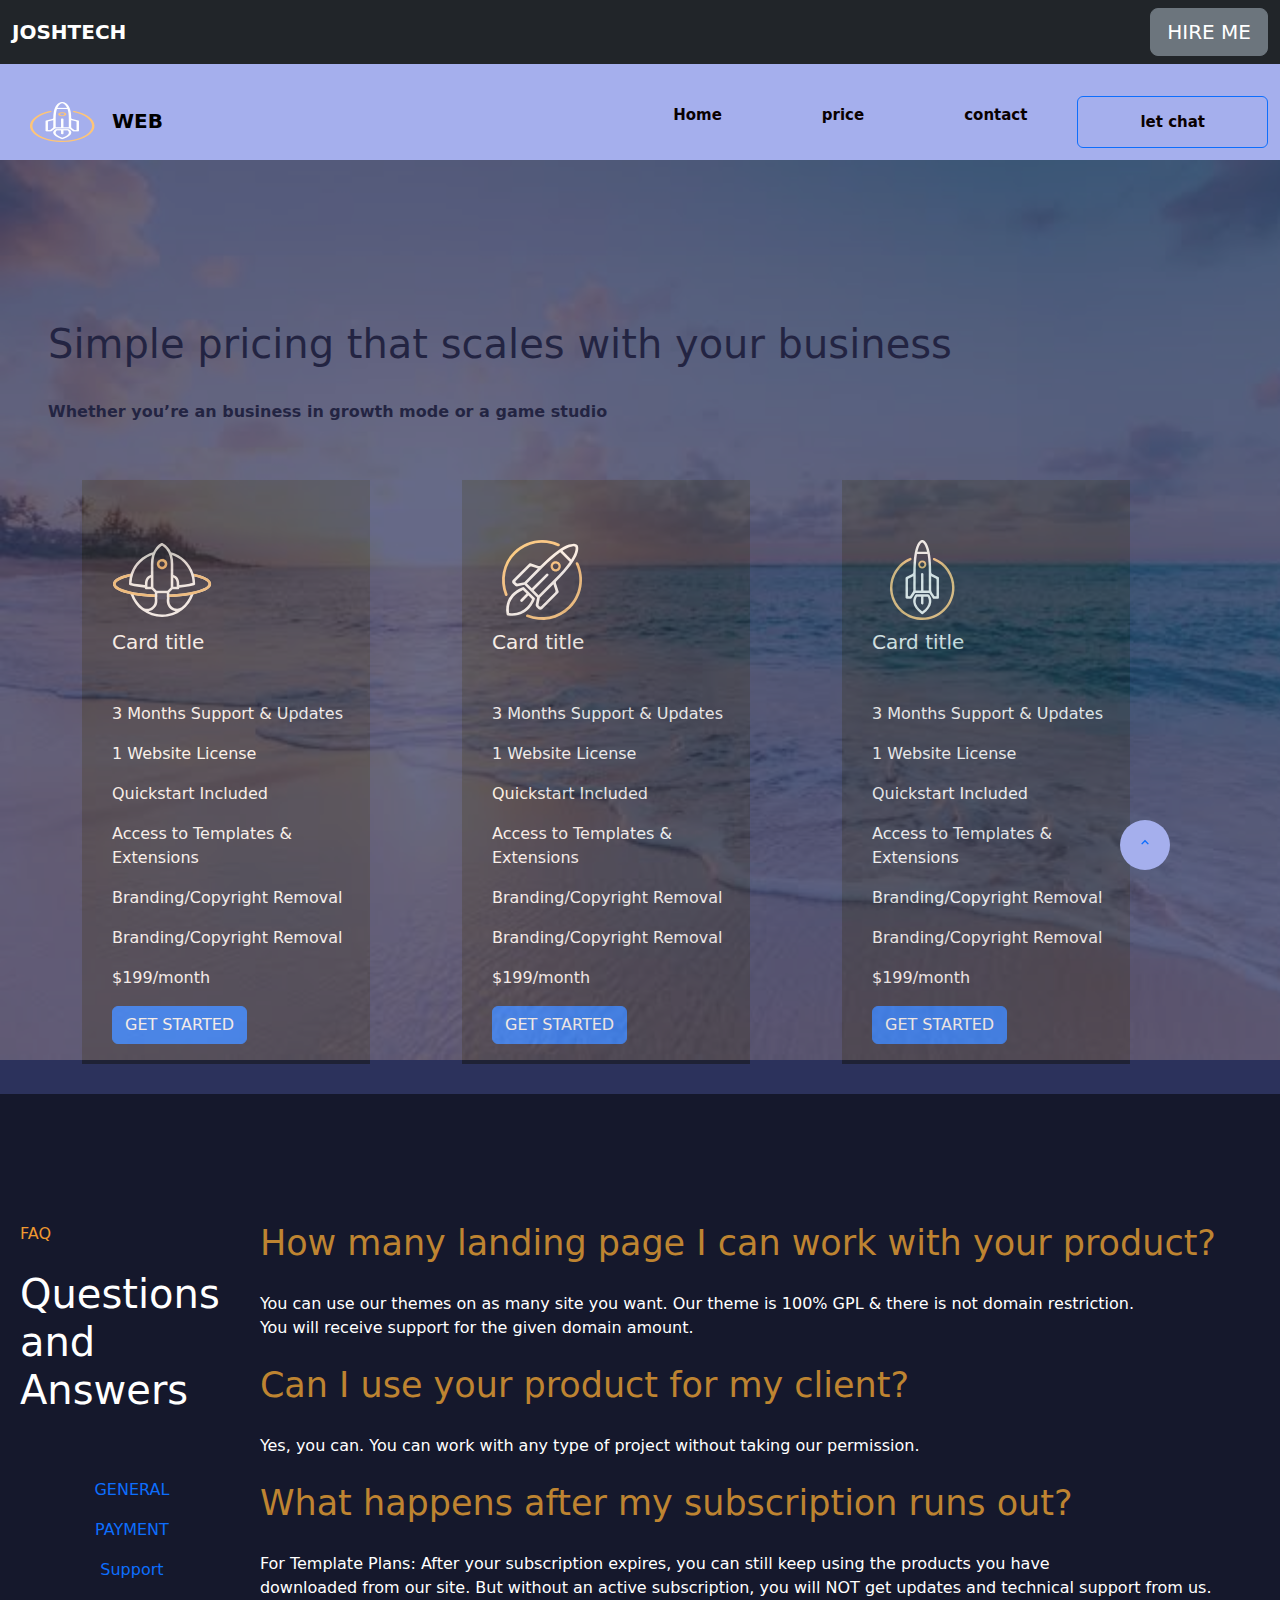
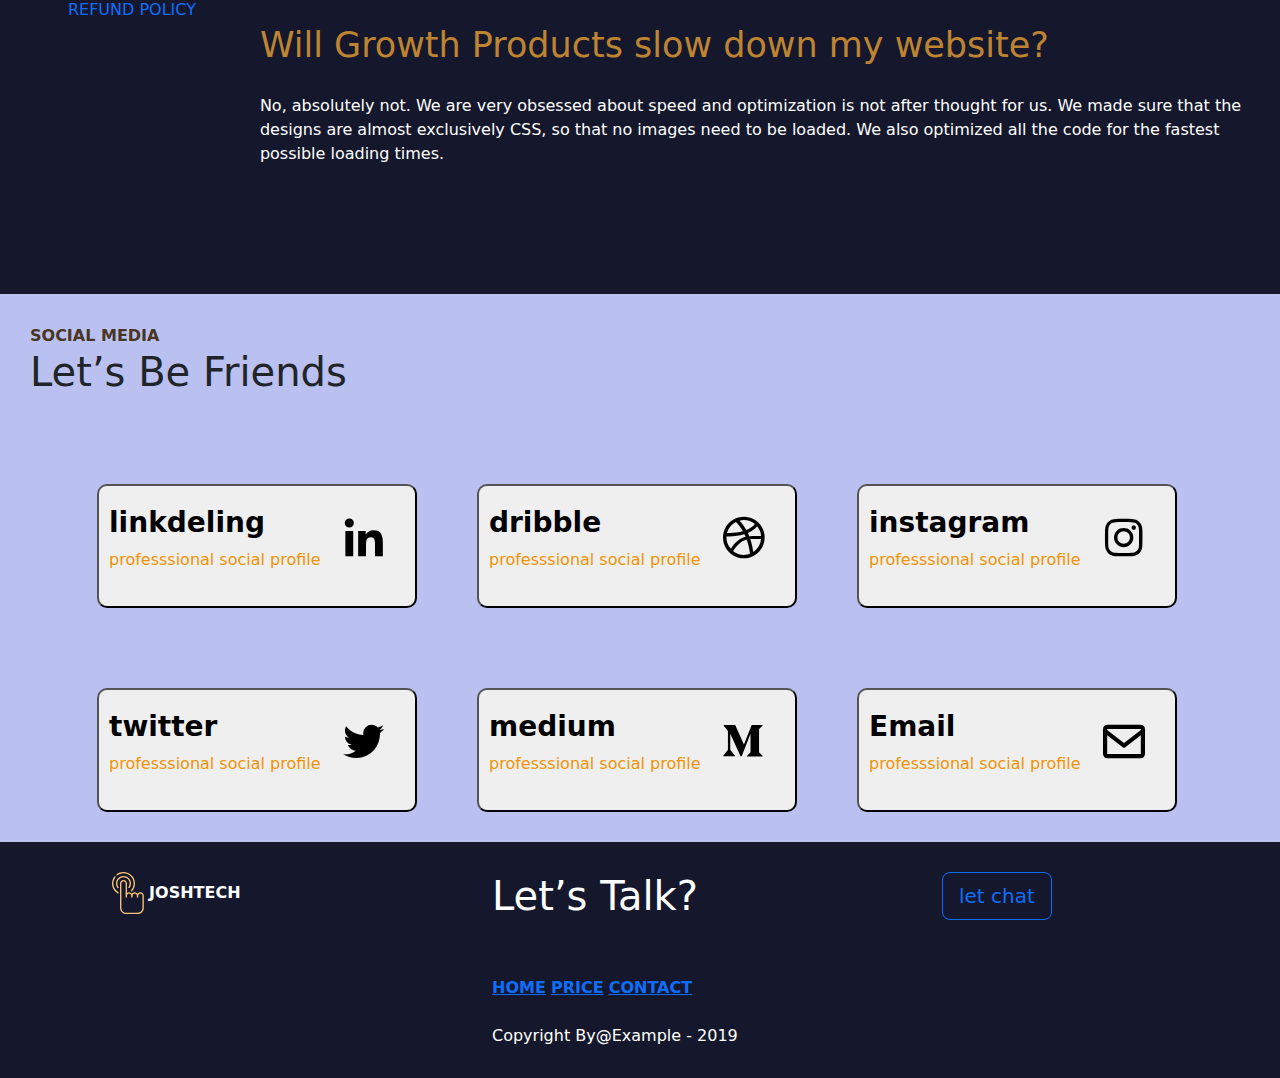
<file: price.html>
<!DOCTYPE html>
<html lang="en">

<head>
  <meta charset="UTF-8">
  <meta name="viewport" content="width=device-width, initial-scale=1.0">
  <title>Document</title>
  <link rel="stylesheet" href="css/bootstrap.min.css">
  <link rel="stylesheet" href="css/boxicons.min.css">
  <link rel="stylesheet" href="css/style.css">
  <link rel="stylesheet" href="css/mediaquery.css">
</head>

<body>
  <section id="back">
    <nav class="navbar navbar-expand-lg bg-dark">
      <div class="container-fluid">
        <a class="navbar-brand text-white" href=""><b>JOSHTECH</b></a>
        <button class="navbar-toggler" type="button" data-bs-toggle="collapse" data-bs-target="#navbarNav"
          aria-controls="navbarNav" aria-expanded="false" aria-label="Toggle navigation">
          <span class="navbar-toggler-icon"></span>
        </button>
        <div>
          <div class="collapse navbar-collapse" id="navbarNav">
            <ul class="navbar-nav">
              <button class="btn btn-lg btn-secondary">HIRE ME</button>
              </ul>
          </div>
          </div>  
          </div>
          </nav>
  </section>
  <!-- second nav -->
  <section class="second-p">
    <nav class="navbar navbar-expand-lg">
      <div class="container-fluid">
        <a class="navbar-brand" href="#"><img src="img/rs2.png" width="100px" height="50px" alt=""><b>WEB</b></a>
        <button class="navbar-toggler" type="button" data-bs-toggle="collapse" data-bs-target="#navbarNav"
          aria-controls="navbarNav" aria-expanded="false" aria-label="Toggle navigation">
          <span class="navbar-toggler-icon"></span>
        </button>
        <div id="price-edit">
          <div class="collapse navbar-collapse">
            <ul class="navbar-nav">
              <li class="nav-item">
                <a class="nav-link active" aria-current="page" href="index.html">Home</a>
              </li>
              <li class="nav-item">
                <a class="nav-link active" href="price.html">price</a>
              </li>
              <li class="nav-item">
                <a class="nav-link active" href="contact.html">contact</a>
              </li>
              
                <li class="nav-item">
                  <button class="btn btn-outline-primary"><a class="nav-link active" href="let'schat.html">let
                      chat</a></button>
  
                </li>
            
            </ul>
          </div>
        </div>
      </div>
    </nav>
  </section>
  <!-- first heading------------------ -->
  <div class="backgroundsection mt-0">
    <h1 class=" ps-5">
      Simple pricing that scales
      with your business
    </h1>
    <br>
    <p class=" ps-5">Whether you’re an business in growth mode or a game studio</p>
  </div>
  <section class="over">
    <div class="container">
      <div class="row">
        <div class="col-md-4">
          <div class="some">
            <div class="cardy" style="width: 18rem;">
              <img src="img/rs3.png" class="image-fluid" alt="...">
              <div class="card-body">
                <h5 class="card-title">Card title</h5><br><br>
                <p class="card-text">3 Months Support & Updates</p>
                <p class="card-text">1 Website License</p>
                <p class="card-text">Quickstart Included</p>
                <p class="card-text">Access to Templates & Extensions</p>
                <p class="card-text">Branding/Copyright Removal</p>
                <p class="card-text">Branding/Copyright Removal</p>
                <p class="card-text">$199/month</p>
                <a href="#" class="btn btn-primary">GET STARTED</a>
              </div>
            </div>
          </div>
        </div>
        <div class="col-md-4">
          <div class="some">
            <div class="cardy" style="width: 18rem;">
              <img src="img/rs1.png" class="image-fluid" alt="...">
              <div class="card-body">
                <h5 class="card-title">Card title</h5><br><br>
                <p class="card-text">3 Months Support & Updates</p>
                <p class="card-text">1 Website License</p>
                <p class="card-text">Quickstart Included</p>
                <p class="card-text">Access to Templates & Extensions</p>
                <p class="card-text">Branding/Copyright Removal</p>
                <p class="card-text">Branding/Copyright Removal</p>
                <p class="card-text">$199/month</p>
                <a href="#" class="btn btn-primary">GET STARTED</a>
              </div>
            </div>
          </div>
        </div>
        <div class="col-md-4">
          <div class="some">
            <div class="cardy" style="width: 18rem;">
              <img src="img/rs2.png" class="image-fluid" alt="...">
              <div class="card-body">
                <h5 class="card-title">Card title</h5><br><br>
                <p class="card-text">3 Months Support & Updates</p>
                <p class="card-text">1 Website License</p>
                <p class="card-text">Quickstart Included</p>
                <p class="card-text">Access to Templates & Extensions</p>
                <p class="card-text">Branding/Copyright Removal</p>
                <p class="card-text">Branding/Copyright Removal</p>
                <p class="card-text">$199/month</p>
                <a href="#" class="btn btn-primary">GET STARTED</a>
              </div>
            </div>
          </div>
        </div>


      </div>

    </div>
  </section>
  <section class="question"> 
    <div class="d-flex align-items-start">

      <div class="nav flex-column nav-pills me-3" id="v-pills-tab" role="tablist" aria-orientation="vertical">
        <span style="color: rgb(239, 153, 48);">FAQ</span><br>
        <h1>Questions and
          Answers
        </h1><br><br>
        <button class="nav-link " id="v-pills-home-tab" data-bs-toggle="pill" data-bs-target="#v-pills-home"
          type="button" role="tab" aria-controls="v-pills-home" aria-selected="true">GENERAL</button>
        <button class="nav-link" id="v-pills-profile-tab" data-bs-toggle="pill" data-bs-target="#v-pills-profile"
          type="button" role="tab" aria-controls="v-pills-profile" aria-selected="false">PAYMENT</button>
        <button class="nav-link" id="v-pills-messages-tab" data-bs-toggle="pill" data-bs-target="#v-pills-messages"
          type="button" role="tab" aria-controls="v-pills-messages" aria-selected="false">Support</button>
        <button class="nav-link" id="v-pills-settings-tab" data-bs-toggle="pill" data-bs-target="#v-pills-settings"
          type="button" role="tab" aria-controls="v-pills-settings" aria-selected="false">REFUND POLICY</button>
      </div>
      <div class="tab-content" id="v-pills-tabContent">
        <div class="tab-pane fade show active" id="v-pills-home" role="tabpanel" aria-labelledby="v-pills-home-tab"
          tabindex="0">
          <h5>How many landing page I can work with your product?</h5>
          <span>You can use our themes on as many site you want. Our theme is 100% GPL & there is not
            domain restriction. <br> You will receive support for the given domain amount.</span><br><br>
          <h5>Can I use your product for my client?</h5>
          <span>Yes, you can. You can work with any type
            of project without taking our permission.</span><br><br>
          <h5>What happens after my subscription runs out?</h5>
          <span>For Template Plans: After your subscription expires,
            you can still keep using the products you have <br> downloaded from our site. But without
            an active subscription, you will NOT get updates and technical support from us.</span><br><br>
          <h5>Will Growth Products slow down my website?</h5>
          <span>No, absolutely not. We are very obsessed about speed
            and optimization is not after thought for us. We made sure
            that the designs are almost exclusively CSS, so that no images
            need to be loaded. We also optimized all the code for the fastest possible loading times.​

          </span>
        </div>
        <div class="tab-pane fade" id="v-pills-profile" role="tabpanel" aria-labelledby="v-pills-profile-tab"
          tabindex="0">
          <h5>How many landing page I can work with your product?</h5>
          <span>You can use our themes on as many site you want. Our theme is 100% GPL & there is not
            domain restriction. <br> You will receive support for the given domain amount.</span><br><br>
          <h5>Can I use your product for my client?</h5>
          <span>Yes, you can. You can work with any type
            of project without taking our permission.</span><br><br>
          <h5>What happens after my subscription runs out?</h5>
          <span>For Template Plans: After your subscription expires,
            you can still keep using the products you have <br> downloaded from our site. But without
            an active subscription, you will NOT get updates and technical support from us.</span><br><br>
          <h5>Will Growth Products slow down my website?</h5>
          <span>No, absolutely not. We are very obsessed about speed
            and optimization is not after thought for us. We made sure
            that the designs are almost exclusively CSS, so that no images
            need to be loaded. We also optimized all the code for the fastest possible loading times.​

          </span>
        </div>
        <div class="tab-pane fade" id="v-pills-messages" role="tabpanel" aria-labelledby="v-pills-messages-tab"
          tabindex="0">
          <h5>How many landing page I can work with your product?</h5>
          <span>You can use our themes on as many site you want. Our theme is 100% GPL & there is not
            domain restriction. <br> You will receive support for the given domain amount.</span><br><br>
          <h5>Can I use your product for my client?</h5>
          <span>Yes, you can. You can work with any type
            of project without taking our permission.</span><br><br>
          <h5>What happens after my subscription runs out?</h5>
          <span>For Template Plans: After your subscription expires,
            you can still keep using the products you have <br> downloaded from our site. But without
            an active subscription, you will NOT get updates and technical support from us.</span><br><br>
          <h5>Will Growth Products slow down my website?</h5>
          <span>No, absolutely not. We are very obsessed about speed
            and optimization is not after thought for us. We made sure
            that the designs are almost exclusively CSS, so that no images
            need to be loaded. We also optimized all the code for the fastest possible loading times.​

          </span>
        </div>
        <div class="tab-pane fade" id="v-pills-settings" role="tabpanel" aria-labelledby="v-pills-settings-tab"
          tabindex="0">
          <h5>How many landing page I can work with your product?</h5>
          <span>You can use our themes on as many site you want. Our theme is 100% GPL & there is not
            domain restriction. <br> You will receive support for the given domain amount.</span><br><br>
          <h5>Can I use your product for my client?</h5>
          <span>Yes, you can. You can work with any type
            of project without taking our permission.</span><br><br>
          <h5>What happens after my subscription runs out?</h5>
          <span>For Template Plans: After your subscription expires,
            you can still keep using the products you have <br> downloaded from our site. But without
            an active subscription, you will NOT get updates and technical support from us.</span><br><br>
          <h5>Will Growth Products slow down my website?</h5>
          <span>No, absolutely not. We are very obsessed about speed
            and optimization is not after thought for us. We made sure
            that the designs are almost exclusively CSS, so that no images
            need to be loaded. We also optimized all the code for the fastest possible loading times.​

          </span>
        </div>
      </div>
    </div>
  </section>
  <!-- footer section---------------- -->
  <section class="social">
    <span style="color: #392303e6;"><b>SOCIAL MEDIA</b></span>
    <h1>Let’s Be Friends</h1>
    <div class="container">
      <div class="row">
        <div class="col-md-4">
          <div>
            <a href=""><button type="button" id="btn-style">
              <div class="icons"><i class='bx bxl-linkedin'></i></div>
                <h3><b>linkdeling</b></h3>
                <span style="color: rgb(241, 147, 6);">professsional social profile</span>
              </button></a>
          </div>
        </div>
        <div class="col-md-4">
          <div>
            <a href=""><button type="button" id="btn-style">
              <div class="icons"><i class='bx bxl-dribbble' ></i></div>
                <h3><b>dribble</b></h3>
                <span style="color: rgb(241, 147, 6);">professsional social profile</span>
              </button></a>
          </div>
        </div>
        <div class="col-md-4">
          <div>
            <a href=""><button type="button" id="btn-style">
              <div class="icons"><i class='bx bxl-instagram'></i></div>
                <h3><b>instagram</b></h3>
                <span style="color: rgb(241, 147, 6);">professsional social profile</span>
              </button></a>
          </div>
        </div>
        <div class="col-md-4">
          <div>
            <a href=""><button type="button" id="btn-style">
              <div class="icons"><i class='bx bxl-twitter'></i></div>
                <h3><b>twitter</b></h3>
                <span style="color: rgb(241, 147, 6);">professsional social profile</span>
              </button></a>
          </div>
        </div>
        <div class="col-md-4">
          <div>
            <a href=""><button type="button" id="btn-style">
              <div class="icons"><i class='bx bxl-medium'></i></div>
                <h3><b>medium</b></h3>
                <span style="color: rgb(241, 147, 6);">professsional social profile</span>
              </button></a>
          </div>
        </div>
        <div class="col-md-4">
          <div>
            <a href=""><button type="button" id="btn-style">
              <div class="icons"><i class='bx bx-envelope'></i></div>
                <h3><b>Email</b></h3>
                <span style="color: rgb(241, 147, 6);">professsional social profile</span>
              </button></a>
          </div>
        </div>

      </div>
    </div>
  </section>
  <!-- ------------------footer section.................... -->
<section class="footer-bg">
<div class="container">
  <div class="row">
    <div class="col-md-4">
  <div class="footer">
    <img src="img/service-5.png" alt="">
  <b class="text-white">JOSHTECH</b>
  </div>
    </div>
    <div class="col-md-4">
      <div class="footer">
    <h1>Let’s Talk?</h1> <br><br>
    <a href="index.html"><b>HOME</b></a>
    <a href="price.html"><b>PRICE</b></a>
    <a href="contact.html"><b>CONTACT</b></a>
    <br><br>
    <span>Copyright By@Example - 2019</span>
      </div>
    </div>
    <div class="col-md-4">
   <div class="footer-button">
    <button class="btn btn-lg btn-outline-primary"><a class="nav-link active" href="let'schat.html">let
      chat</a></button>
   </div>
    </div>
    <div id="scroll-up">
      <a href="#"><i class='bx bx-chevron-up'></i></a>
    </div>
  </div>

</div>
</section>
  <script src="js/bootstrap.bundle.min.js"></script>

</body>

</html>
</file>
<file: css/style.css>
/* first nav */
.buy {
  background-color: burlywood;
  border-radius: 15px;
}
.navbar-toggler-icon{
  background-color: rgb(243, 168, 48);
  margin-left: 100px;
}
.buy:hover {
  background-color: white;
  color: black;
  border-radius: 15px;
}
#back ul a {
  color: rgb(241, 230, 230);
}
/* second nav */
.bark {
  background-color: rgb(33, 33, 69);
}
#josh :hover {
  color: rgba(223, 185, 14, 0.888);
}
#josh ul a {
  color: aliceblue;
  padding-left: 50px;
  padding-right: 50px;
}



.animate {
  color: aliceblue;
  background-color: rgb(33, 33, 69);
  background-image: url(../img/Group-27.png);
}
/*----------- heading---------- */
.hello {
  color: rgb(252, 251, 246);
  font-size: 40px;
}
.font {
  font-size: 30px;
}
.name {
  font-family: "Franklin Gothic Medium", "Arial Narrow", Arial, sans-serif;
  font-size: 100px;
}
/*----------- image column------------ */
.jaypic {
  margin-bottom: 30px;
 
  padding-right: 60px;

}
/*-------------------- third navbar----------------- */
.thirdnav {
  font-family: "HK Grotesk", Sans-serif;
  font-size: 14px;
  font-weight: 600;
  text-transform: uppercase;
  color: #cacbd2;
  background-color: #2a2c47;
  margin: 0px 0px 0px 0px;

  border-style: solid;
  border-width: 0px 1px 0px 0px;
  border-color: rgba(255, 255, 255, 0.05);
  border-radius: 0px 0px 0px 0px;
}
.first {
  padding-left: 113px;
  padding-right: 114px;
  text-align: center;
  color: rgba(240, 235, 235, 0.984);
  border-right: 1px solid rgba(255, 255, 255, 0.05);
  display: block;
}
.first:hover {
  color: rgb(18, 13, 1);
  background-color: rgb(235, 234, 228);
  border-color: bisque;
  text-align: center;
}
/* -------------about html file section-------------- */
.about {
  background-color: rgb(33, 33, 69);
  color: white;
  padding-right: 20px;
  padding-left: 20px;
  padding-top: 50px;
  padding-bottom: 100px;
}
.btn-hero {
  text-transform: uppercase;
  background: transparent;
  color: rgb(239, 239, 230);
  letter-spacing: 0.1rem;
  display: inline-block;
  font-weight: 700;
  border: 2px solid black;
  padding: 0.75rem 1.25rem;
}
.btn-hero:hover {
  color: aliceblue;
  background: black;
}
/* price html section ...........*/
.backgroundsection {
  color: #110707;
  
  background-image: url(/img/IMG-20230720-WA0006.jpg);
  font-weight: bold;
  opacity: 0.3;

  transition: border-radius 0.3s, opacity 0.3s;
  height: 100%;
  width: 100%;
  /* top: 0; */
  left: 0;
  position: absolute;
  padding-top: 10rem;
  background-size: cover;
}
.second-p{
  padding-top: 20px;
  background-color: #a5afed;
}

#price-edit ul a {
  padding-right: 50px;
  padding-left: 50px;
  color: rgb(10, 1, 1);
  font-weight: bold;
  font-size: 15px;

}
#price-edit li a:hover{
  color: #be8431;
}
.contact {
  background-image: url(/img/image\ two.jpg);
  background-color: rgba(76, 175, 80, 0.3);
  color: white;
  height: 100%;
  width: 100%;
  top: 0;
  left: 0;
  position: absolute;
  margin-top: 63px;
  padding-top: 10rem;
  background-size: cover;
}
#myTabContent {
  background-color: rgb(23, 23, 58);
}
/* service section................... */
.myservice {
  background-color: #2a2c47;
  color: white;
  padding-top: 30px;
  padding-bottom: 30px;
}
.serv {
  background-color: #2a2c47;
  color: white;
  padding-top: 30px;
  padding-bottom: 30px;
}
.interview {
  color: white;
  padding-top: 50px;
}
.myinterview {
  background-color: #2a2c47;
}
.interview img {
  float: left;
  padding-bottom: 20px;
  padding-right: 20px;
}
.interview h1:hover {
  color: #ffc576;
}

.award img {
  height: auto;
  max-width: 100%;
  border: none;
  border-radius: 0;
  -webkit-box-shadow: none;
  box-shadow: none;
}
/* .award h3 {
  background-color: transparent;
  background-image: linear-gradient(
    180deg,
    rgba(31, 34, 53, 0) 0%,
    #1f2235 100%
  );
  padding: 100px 20px 20px 20px;
  transition-duration: 0.3s;
  color: white;
  display: block;
} */
.cardstyle {
  margin-bottom: 40px;
}
.testimonial {
  padding-top: 20px;
  border: solid rgba(255, 197, 118, 0.75);
  border-radius: 10px;
  margin-left: 30px;
  margin-top: 30px;
  color: white;
  text-align: left;
  height: 20rem;
}
.happy{
  padding-left:50px;
}
.quote{
  float: right;
  padding-right: 20px;
  
}
.testimonial img {
  float: left;
  height: 7rem;
  width: 7rem;
  padding-left: 20px;
  border-radius: 10px;
}
.testimonial p{
  padding-left: 20px;
  font-size: 20px;
}
.test-style {
  background-color: #050713;
}
.country {
  background-color: #050713;
  padding-top: 100px;
}
.side {
  margin-bottom: 30px;
}
#btn-style {
  border-radius: 10px;
  width: 20rem;
  height: 7rem;
  padding-left: 10px;
  padding-top: 20px;
  margin-top: 5rem;
  padding-bottom: 100px;
  text-align: left;
  
}
#btn-style:hover {
  background-color: #0a0600;
  color: aliceblue;
}

.social {
  background-color: #bac1f0;
  padding-top: 30px;
  padding-bottom: 30px;
  padding-left: 30px;
 
}
.icons{
  float: right;
  font-size: 50px;
  padding-bottom: 30px;
  padding-right: 20px;
  

}

.heady {
  padding-left: 40px;
  margin-top: 100px;
}
.some {
  margin-top: 20rem;
}
.cardy {
  background-color: #1f2235;
  color: white;
  padding-left: 30px;
  margin-top: 10rem;
  padding-top: 50px;
  padding-bottom: 20px;
  margin-bottom: 30px;
}
.over {
  background-color: #2c325c;
  
}
.question {
  background-color: #15182c;
  color: white;
  padding-top: 8rem;
  text-align: left;
  padding-left: 20px;
  padding-bottom: 8rem;
}
.tab-content h5 {
  color: #be8431;
  font-size: 35px;
  padding-bottom: 20px;
}
.cont {
  background-color: #cacbd2;
  padding-bottom: 10rem;
  padding-left: 30px;
}
.form-style {
  background-color: #1f2235;
  padding-bottom: 10rem;
  text-align: center;
}
.form-div {
  color: white;
  text-align: left;
  padding-left: 30px;
  padding-top: 40px;
}
.inner input {
  background-color: #f5f5f9;
  color: rgb(21, 20, 20);
  padding-top: 10px;
  padding-bottom: 10px;
  margin-top: 50px;
  border: 1px solid white;
  margin-right: 30px;
  margin-left: 30px;
  margin-bottom: 20px;
  border-radius: 20px;
  width: 25rem;
  height: 4rem;
  transition: ease-out;
}
#date-style{
  padding-left: 20px;
  padding-right: 20px;
}
#message {
  width: 35rem;
  height: 150px;
  padding: 12px 20px;
  box-sizing: border-box;
  border: 2px solid #ccc;
  border-radius: 4px;
  background-color: #f8f8f8;
  font-size: 16px;
  resize: none;
  margin-left: 50px;
  margin-right: 50px;
  margin-top: 50px;
}
#contact-nav li a {
  padding-right: 80px;
  padding-left: 80px;
  color: rgb(10, 1, 1);
  font-weight: bold;
  font-size: 15px;
}
.details {
  background-color: #cacbd2;
  padding-top: 30px;
  padding-bottom: 50px;
}

.hover-effect {
  padding-top: 20px;
}
.hover-effect:hover .award {
  display: none;
}

.hover-effect:hover .overlay-with-text {
  display: block;
  background-image: url(../img/post-7.jpg);
  background-repeat: no-repeat;
  background-size: cover;
  height: 200px;
  width: 200px;
  font-size: 5px;
  color: white;
  position: relative;
  padding-top: 20px;
}
.hover-effect:hover .overlay-with-text .caption {
  position: absolute;
  bottom: 0;
  /* left: 0; */
  font-size: 12px;
  text-align: center;
  background-color: transparent;

  background-image: linear-gradient(
    180deg,
    rgba(31, 34, 53, 0) 0%,
    #1f2235 100%
  );
  transition-duration: 0.3s;
  padding: 100px 20px 20px 20px;
  transition: 0.5s;
  -webkit-transform: scale(1);
  transform: scale(1.1);
}

.overlay-with-text {
  display: none;
}
.footer{
  color: white;
  padding: 30px 30px 30px 30px;
   
}
.footer-button{
  padding-left: 100px;
  padding-top: 30px;
}
.footer-bg{
  background-color: #15182c;
}
#scroll-up{
  position:fixed;
    left: 70rem;
    cursor: pointer;
    bottom: 30px;
    width: 50px;
    transition: all .5s ease 0s;
    z-index: 999;
    height: 50px;
    background:#a5afed;
    border-radius: 50%;
    align-items: center;
    display: flex;
    justify-content: center;
    z-index:1;
    box-shadow: 0px 0px 0px 1px rgba(255, 197, 118, 0)
    
}
#scroll-up:hover{
  background-color: #be8431;
}
#left{
  float: right;
  width: 50px;
    transition: all .5s ease 0s;
    z-index: 999;
    height: 50px;
    background:#a5afed;
    border-radius: 10%;
    align-items: center;
    display: flex;
    justify-content: center;
    box-shadow: 0px 0px 0px 1px rgba(255, 197, 118, 0);
    font-size: 30px;
    

}
#right{
  
  width: 50px;
    transition: all .5s ease 0s;
    z-index: 999;
    height: 50px;
    background:#a5afed;
    border-radius: 10%;
    align-items: center;
    display: flex;
    justify-content: center;
    box-shadow: 0px 0px 0px 1px rgba(255, 197, 118, 0);
    font-size: 30px;     
}
#left:hover{
  background-color: #ebb76d;
}
#right:hover{
  background-color: #ebb76d;
}

.swiper-horizontal > .swiper-pagination-bullets .swiper-pagination-bullet, .swiper-pagination-horizontal.swiper-pagination-bullets .swiper-pagination-bullet {
  background: white !important;
}
</file>
<file: css/mediaquery.css>
@media screen and (min-width: 1px) and (max-width: 420px) {
  .name{
    font-size: 40px;
  }  
  #btn-style{
   width: 14rem; 
   height: 5rem;
  }
  .size{
    width: 30px;
    height: 30px;
  }
  .inner input{
    width: 15rem; 
   height: 5rem;
   margin-left: 10px;
   margin-right: 10px;
  }
  #message{
    width:14rem ;
    height: 60px;
    margin-left: 10px;
    margin-right: 10px;
    margin-bottom: 20px;
  }
  .question{
    padding-left: 0px;
    text-align: left;
    font-size: 10px;
  }
  .question h5{
    font-size: 20px;
  }
  .country img{
    width: 100px;
    height: 100px;
  }
  
  .cardstyle a{
  width: 50px;
  height: 50px;
  font-size: 7px;
  }
  .cardstyle{
    font-size: 10px;
    margin-bottom: 20px;
  }
  .cardstyle h5{
    font-size: 20px;
  }
  .testimonial img{
    width: 3rem;
    height: 3rem;
  }  
  .quote{
   font-size: 3px; 
  }
  .testimonial p{
    font-size:7px;
  padding-right: 10px;
    text-align: left;
  }
  .testimonial{
    height: 15rem;
    text-align: center;
    font-size: 5px;
  }
  .testimonial b{
    font-size: 5px;
  }
}
</file>
<file: css/swiperstyle.css>
/* body {
      
    }

    body {
        background-color: rgba(2, 4, 23, 0.998);
      font-family: Helvetica Neue, Helvetica, Arial, sans-serif;
      font-size: 14px;
      color: #efecec;
     background-size: initial;
    }

    swiper-container {
      width: 100%;
      background-size: cover;
    }

    swiper-slide {
      text-align: center;
      font-size: 18px; 
      display: flex;
      justify-content: center;
      align-items: center;
    }

    swiper-slide img {
      display: block;
      width: 100%;
      height: 100%;
      object-fit: cover;
    } */
     swiper-container pagination{
      color: black;
    
    }
</file>
